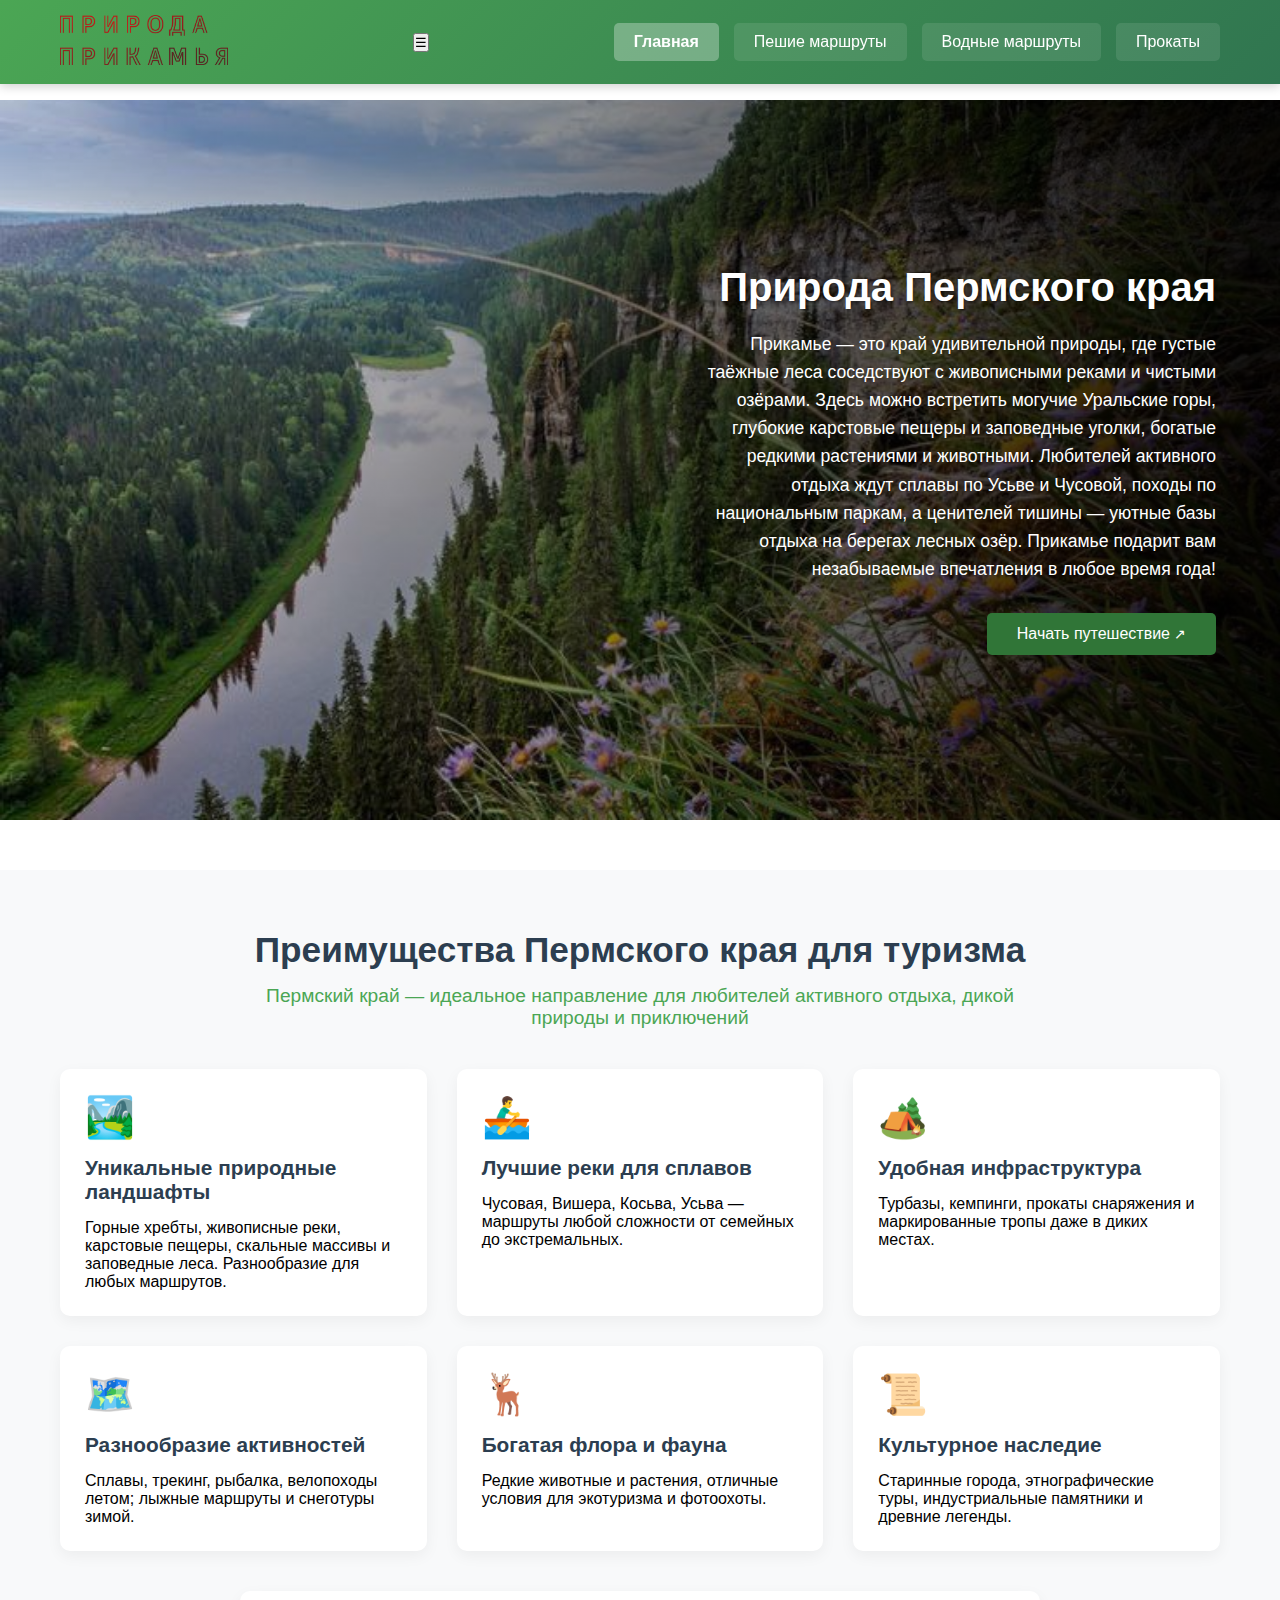
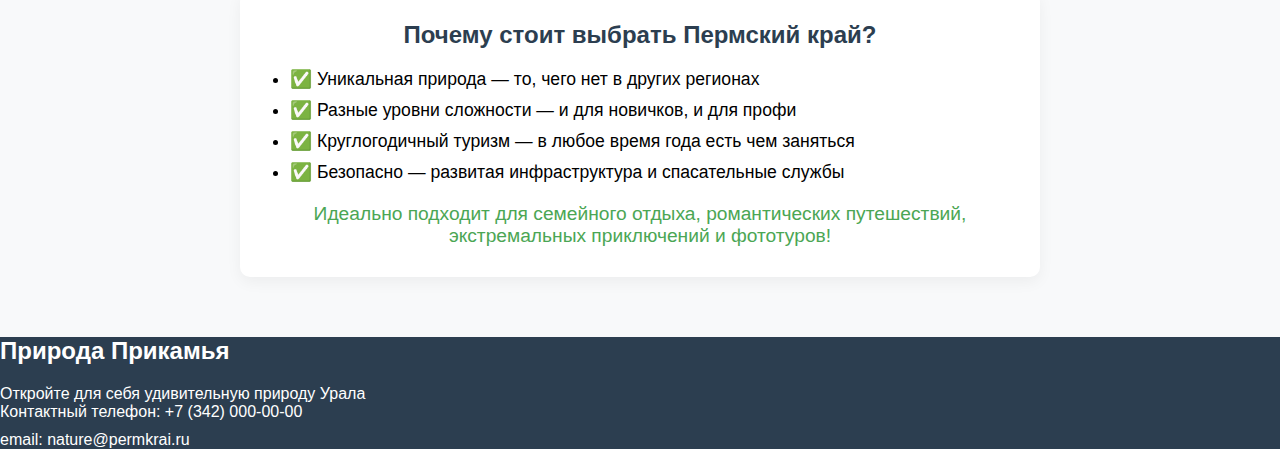
<file: index.html>
<!DOCTYPE html>
<html lang="ru">
<head>
    <meta charset="UTF-8">
    <meta name="viewport" content="width=device-width, initial-scale=1.0">
    <title>Природа Прикамья</title>
    <link rel="stylesheet" href="style.css">
	<link rel="manifest" href="/manifest.json">
	<meta name="theme-color" content="#2ecc71">
</head>
<body>
    <!-- Фиксированная шапка -->
    <header class="site-header">
        <div class="header-container">
            <div class="logo">
                <img src="img/лого.png" alt="Логотип компании">
            </div>
            <button class="menu-toggle">☰</button>
            <nav class="header-nav">
                <a href="index.html" class="nav-button active">Главная</a>
                <a href="hiking.html" class="nav-button">Пешие маршруты</a>
                <a href="water.html" class="nav-button">Водные маршруты</a>
                <a href="rental.html" class="nav-button">Прокаты</a>
            </nav>
        </div>
    </header>

    <!-- Основная часть с затемнённым фоном -->
    <main class="main-content">
        <section class="hero-section">
            <div class="hero-text">
                <h1>Природа Пермского края</h1>
                <p>Прикамье — это край удивительной природы, где густые таёжные леса соседствуют с живописными реками и чистыми озёрами. Здесь можно встретить могучие Уральские горы, глубокие карстовые пещеры и заповедные уголки, богатые редкими растениями и животными. Любителей активного отдыха ждут сплавы по Усьве и Чусовой, походы по национальным паркам, а ценителей тишины — уютные базы отдыха на берегах лесных озёр. Прикамье подарит вам незабываемые впечатления в любое время года!</p>
                <a href="hiking.html" class="cta-button">Начать путешествие</a>
            </div>
        </section>
        
        <!-- Блок преимуществ -->
        <section class="advantages-section">
            <div class="advantages-container">
                <h2>Преимущества Пермского края для туризма</h2>
                <p class="advantages-subtitle">Пермский край — идеальное направление для любителей активного отдыха, дикой природы и приключений</p>
                
                <div class="advantages-grid">
                    <!-- Преимущество 1 -->
                    <div class="advantage-card">
                        <div class="advantage-icon">🏞️</div>
                        <h3>Уникальные природные ландшафты</h3>
                        <p>Горные хребты, живописные реки, карстовые пещеры, скальные массивы и заповедные леса. Разнообразие для любых маршрутов.</p>
                    </div>
                    
                    <!-- Преимущество 2 -->
                    <div class="advantage-card">
                        <div class="advantage-icon">🚣‍♂️</div>
                        <h3>Лучшие реки для сплавов</h3>
                        <p>Чусовая, Вишера, Косьва, Усьва — маршруты любой сложности от семейных до экстремальных.</p>
                    </div>
                    
                    <!-- Преимущество 3 -->
                    <div class="advantage-card">
                        <div class="advantage-icon">🏕️</div>
                        <h3>Удобная инфраструктура</h3>
                        <p>Турбазы, кемпинги, прокаты снаряжения и маркированные тропы даже в диких местах.</p>
                    </div>
                    
                    <!-- Преимущество 4 -->
                    <div class="advantage-card">
                        <div class="advantage-icon">🗺️</div>
                        <h3>Разнообразие активностей</h3>
                        <p>Сплавы, трекинг, рыбалка, велопоходы летом; лыжные маршруты и снеготуры зимой.</p>
                    </div>
                    
                    <!-- Преимущество 5 -->
                    <div class="advantage-card">
                        <div class="advantage-icon">🦌</div>
                        <h3>Богатая флора и фауна</h3>
                        <p>Редкие животные и растения, отличные условия для экотуризма и фотоохоты.</p>
                    </div>
                    
                    <!-- Преимущество 6 -->
                    <div class="advantage-card">
                        <div class="advantage-icon">📜</div>
                        <h3>Культурное наследие</h3>
                        <p>Старинные города, этнографические туры, индустриальные памятники и древние легенды.</p>
                    </div>
                </div>
                
                <div class="advantages-summary">
                    <h3>Почему стоит выбрать Пермский край?</h3>
                    <ul>
                        <li>✅ Уникальная природа — то, чего нет в других регионах</li>
                        <li>✅ Разные уровни сложности — и для новичков, и для профи</li>
                        <li>✅ Круглогодичный туризм — в любое время года есть чем заняться</li>
                        <li>✅ Безопасно — развитая инфраструктура и спасательные службы</li>
                    </ul>
                    
                    <p class="advantages-conclusion">Идеально подходит для семейного отдыха, романтических путешествий, экстремальных приключений и фототуров!</p>
                </div>
            </div>
        </section>
    </main>

    <!-- Подвал -->
    <footer class="site-footer">
        <div class="footer-container">
            <div class="footer-info">
                <h3>Природа Прикамья</h3>
                <p>Откройте для себя удивительную природу Урала</p>
                <div class="footer-contacts">
                    <p>Контактный телефон: +7 (342) 000-00-00</p>
                    <p>email: nature@permkrai.ru</p>
                </div>
            </div>
        </div>
    </footer>

	<script>
    // Регистрация Service Worker
    if ('serviceWorker' in navigator) {
      window.addEventListener('load', function() {
        navigator.serviceWorker.register('/sv.js')
          .then(function(registration) {
            console.log('ServiceWorker зарегистрирован:', registration.scope);
          })
          .catch(function(err) {
            console.log('Ошибка регистрации ServiceWorker:', err);
          });
      });
    }

    document.querySelector('.menu-toggle')?.addEventListener('click', function() {
      document.querySelector('.header-nav').classList.toggle('active');
    });
	</script>
</body>
</html>
</file>
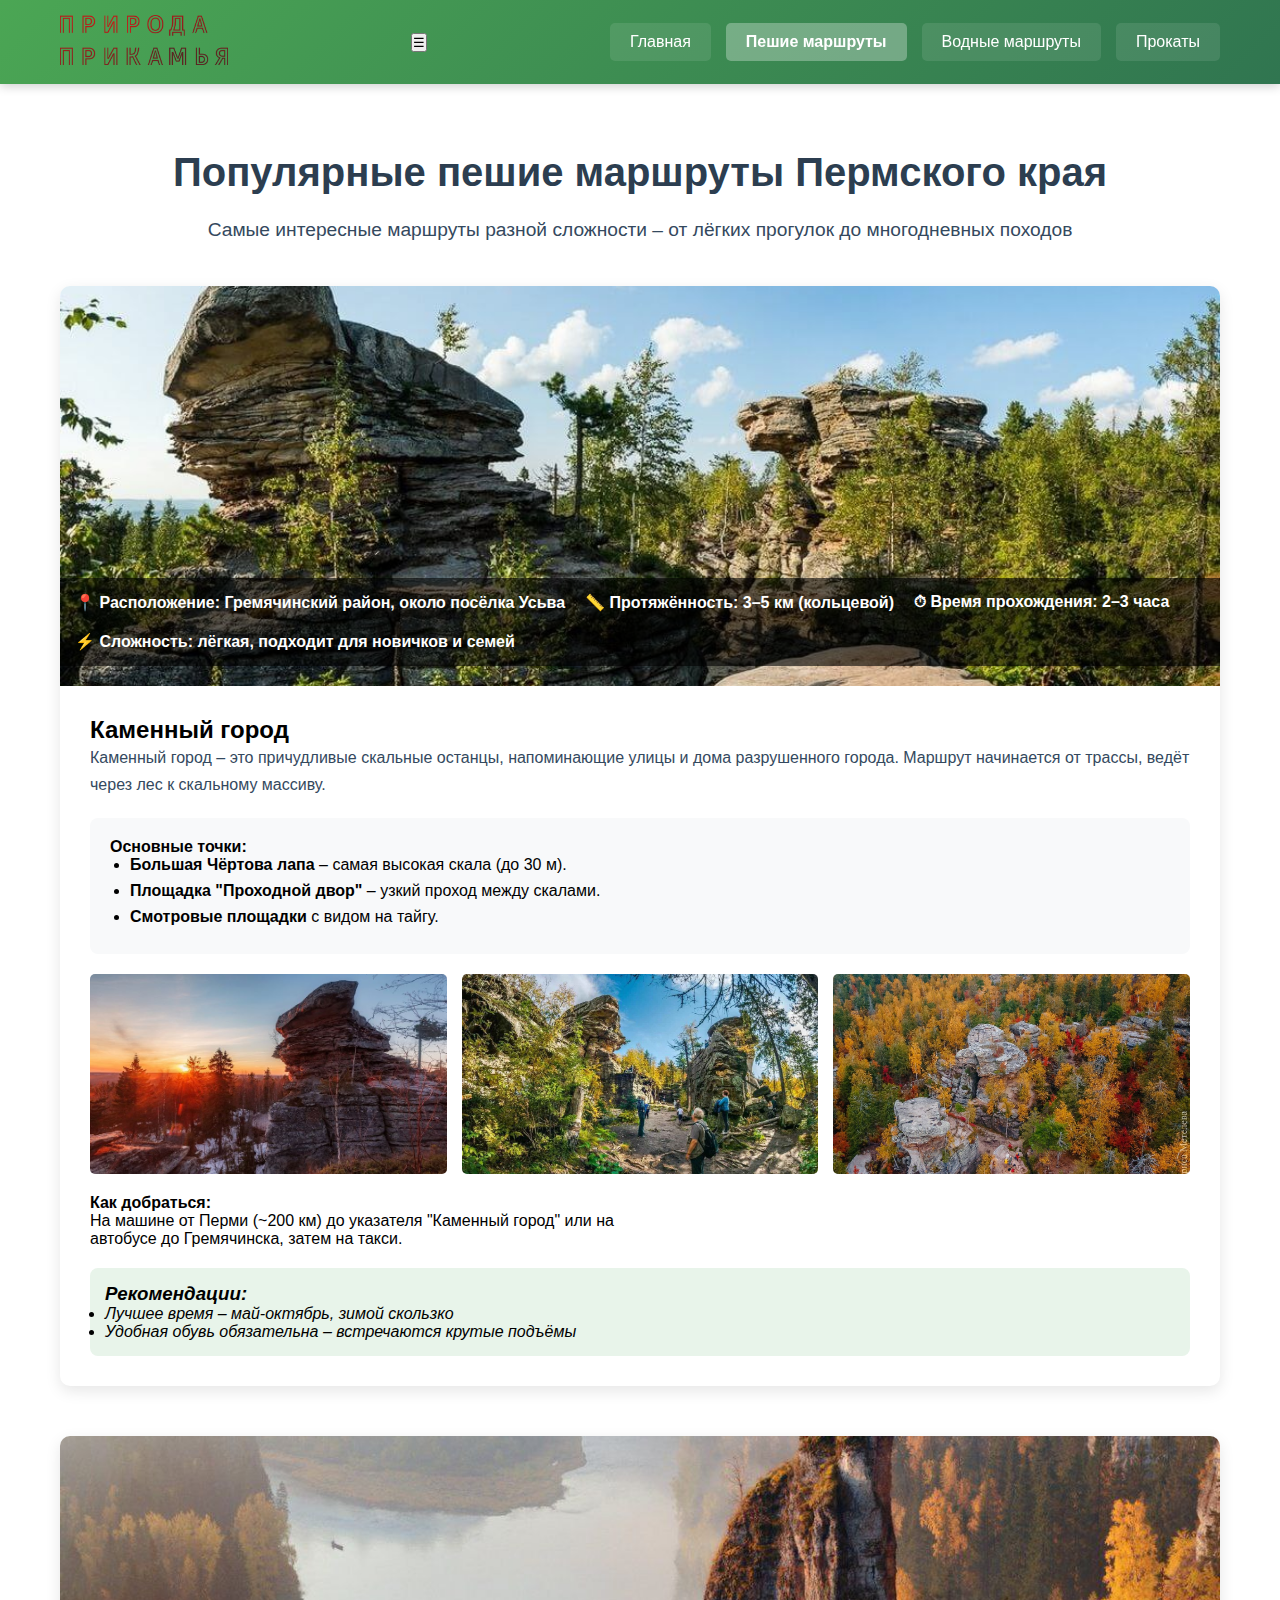
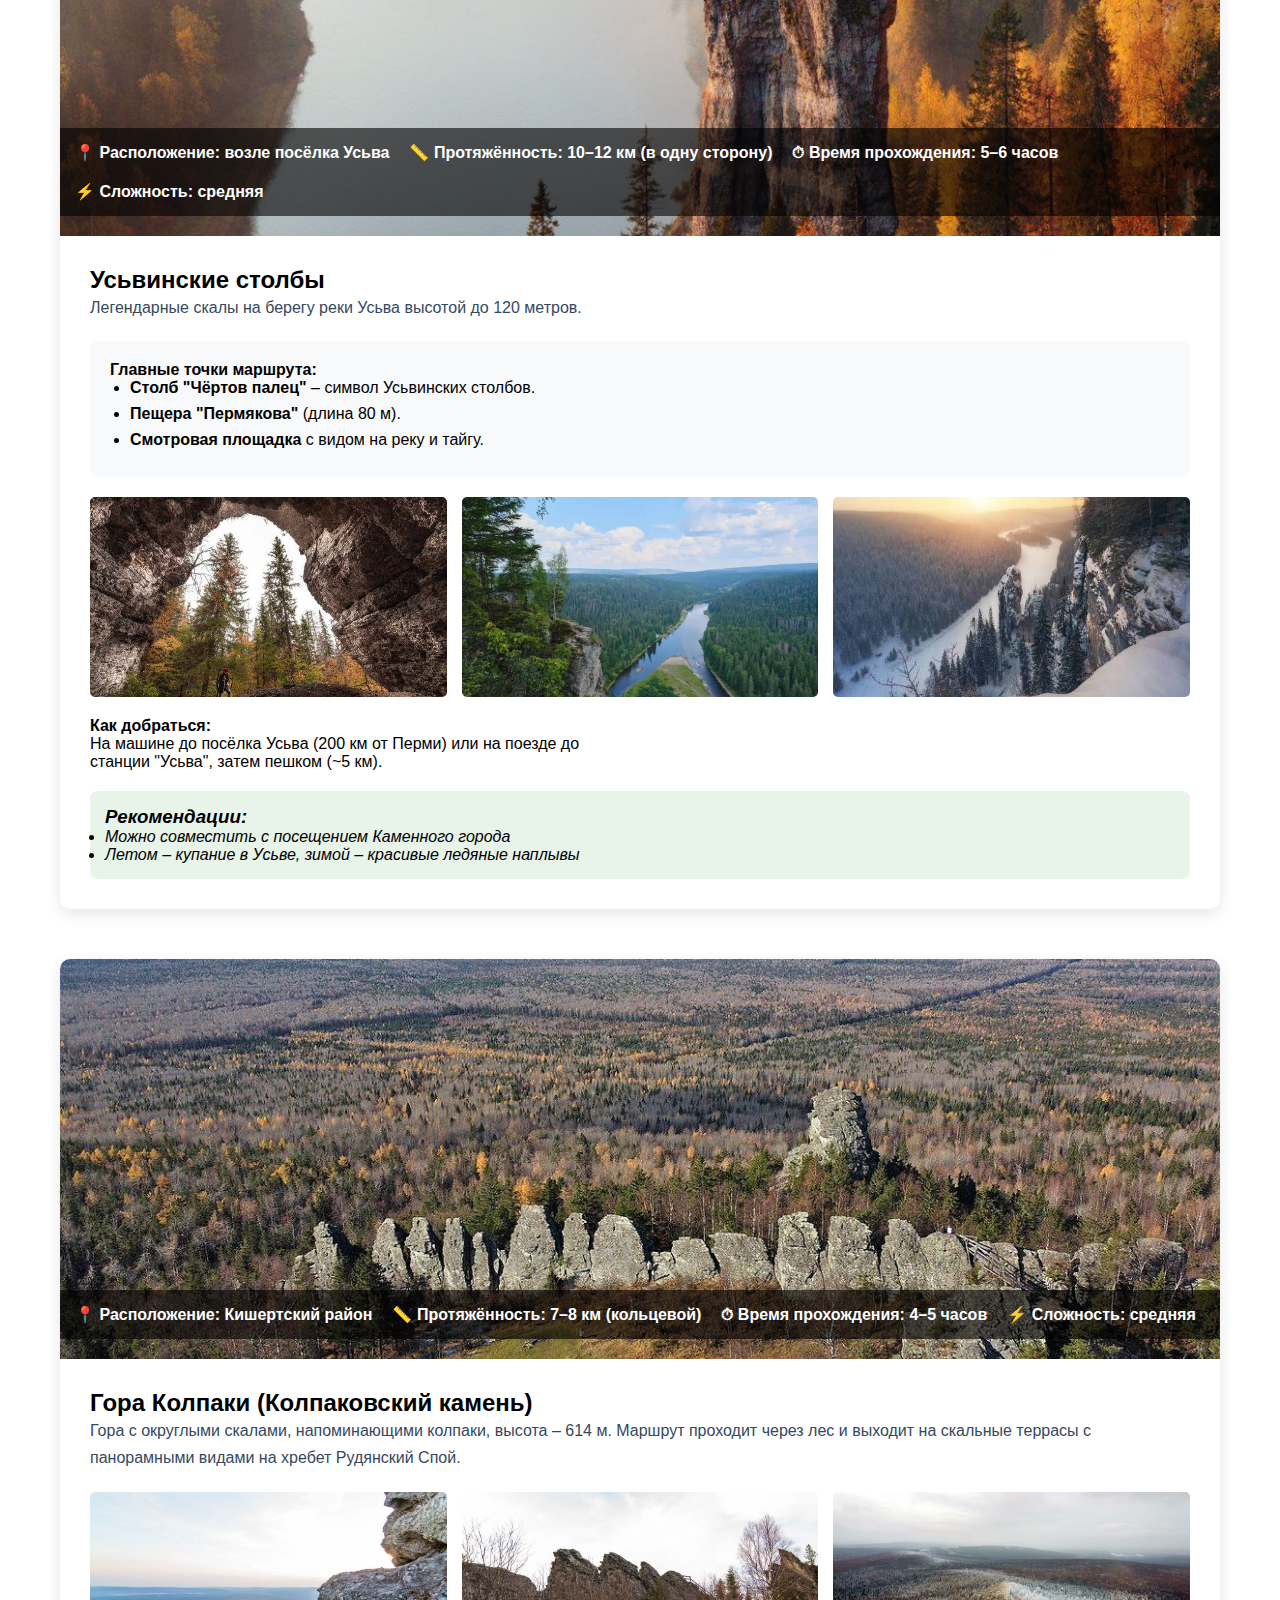
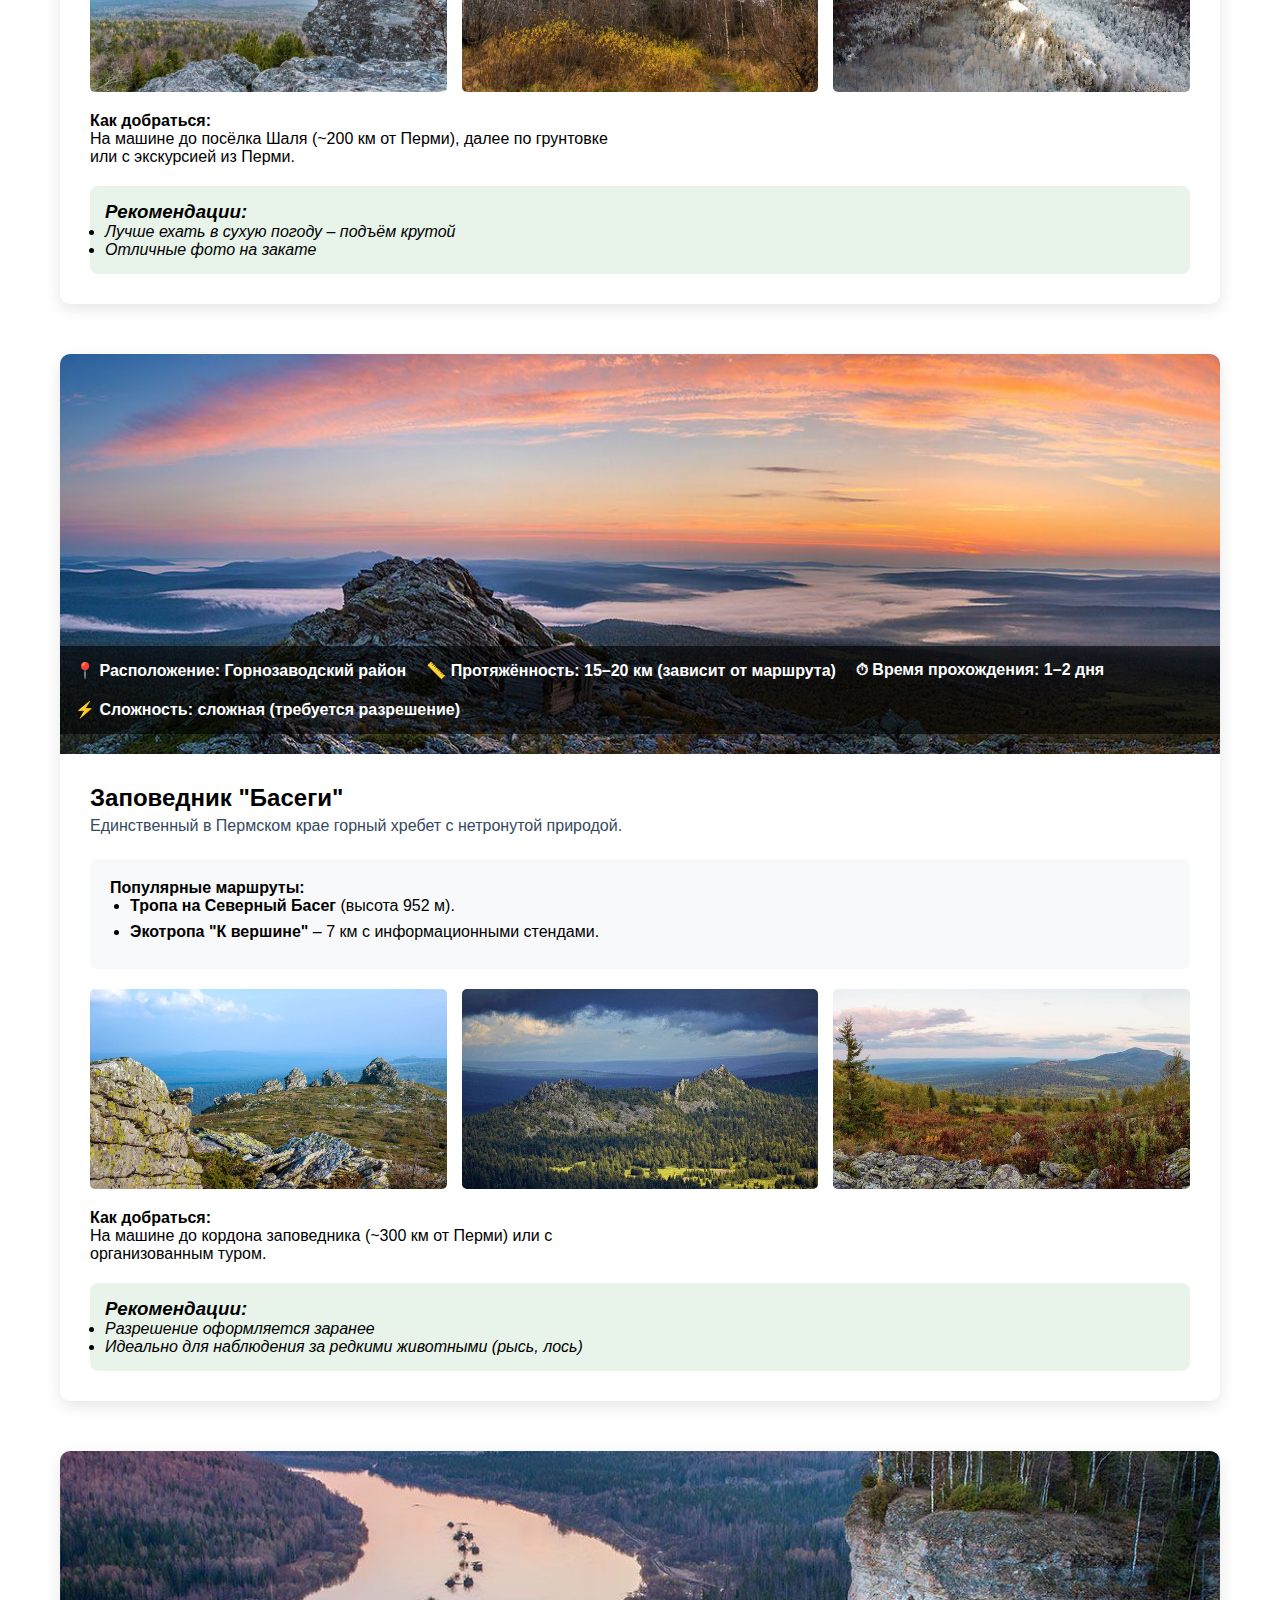
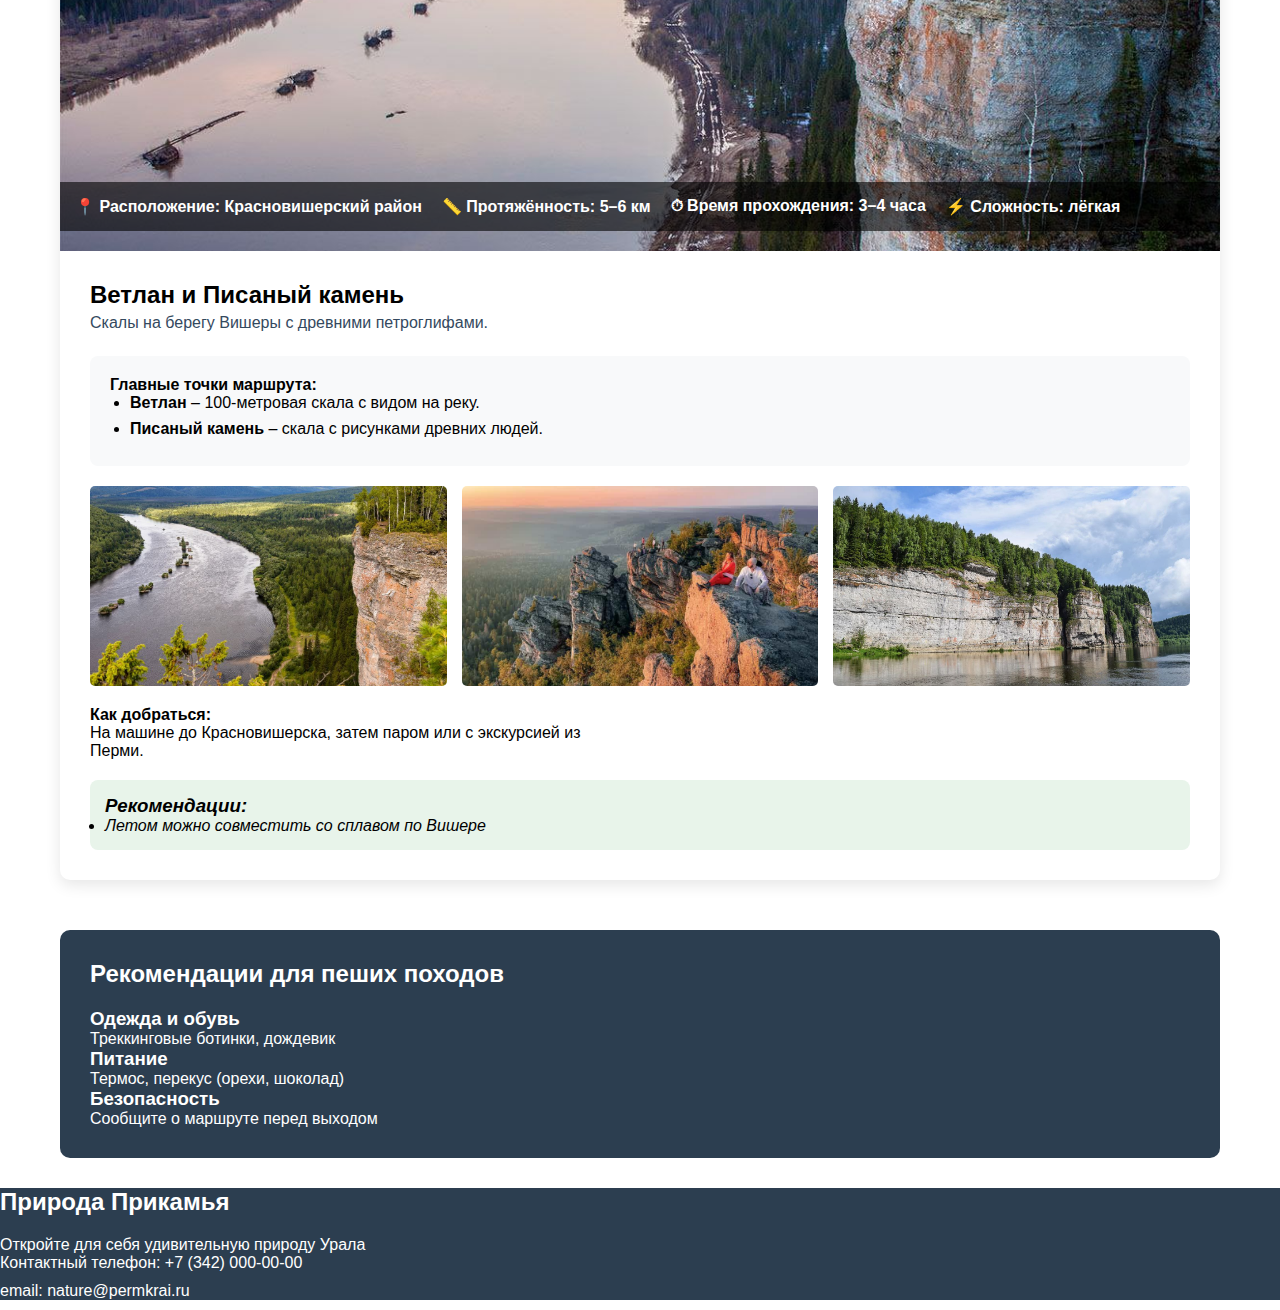
<file: hiking.html>
<!DOCTYPE html>
<html lang="ru">
<head>
    <meta charset="UTF-8">
    <meta name="viewport" content="width=device-width, initial-scale=1.0">
    <title>Пешие маршруты Пермского края</title>
    <link rel="stylesheet" href="style.css">
	<link rel="manifest" href="/manifest.json">
	<meta name="theme-color" content="#2ecc71">
</head>
<body>
    <!-- Фиксированная шапка -->
    <header class="site-header">
        <div class="header-container">
            <div class="logo">
                <img src="img/лого.png" alt="Логотип Пермского края">
            </div>
            <button class="menu-toggle">☰</button>
            <nav class="header-nav">
                <a href="index.html" class="nav-button">Главная</a>
                <a href="hiking.html" class="nav-button active">Пешие маршруты</a>
                <a href="water.html" class="nav-button">Водные маршруты</a>
                <a href="rental.html" class="nav-button">Прокаты</a>
            </nav>
        </div>
    </header>

    <!-- Основное содержимое -->
    <main class="main-content">
        <div class="water-container">
            <!-- Заголовок страницы -->
            <section class="hiking-header">
                <h1>Популярные пешие маршруты Пермского края</h1>
                <p class="subtitle">Самые интересные маршруты разной сложности – от лёгких прогулок до многодневных походов</p>
            </section>

            <!-- Маршрут 1 -->
            <article class="route-card">
                <div class="route-image-container">
                    <img src="img/каменный город 1.jpg" class="route-main-image">
                    <div class="route-meta">
                        <span>📍 Расположение: Гремячинский район, около посёлка Усьва</span>
                        <span>📏 Протяжённость: 3–5 км (кольцевой)</span>
                        <span>⏱ Время прохождения: 2–3 часа</span>
                        <span>⚡ Сложность: лёгкая, подходит для новичков и семей</span>
                    </div>
                </div>
                <div class="route-content">
                    <h2>Каменный город</h2>
                    <div class="route-description">
                        <p>Каменный город – это причудливые скальные останцы, напоминающие улицы и дома разрушенного города. Маршрут начинается от трассы, ведёт через лес к скальному массиву.</p>
                    </div>
                    <div class="route-highlights">
                        <p><strong>Основные точки:</strong></p>
                        <ul>
                            <li><strong>Большая Чёртова лапа</strong> – самая высокая скала (до 30 м).</li>
                            <li><strong>Площадка "Проходной двор"</strong> – узкий проход между скалами.</li>
                            <li><strong>Смотровые площадки</strong> с видом на тайгу.</li>
                        </ul>
                    </div>

                    <div class="photo-gallery">
                        <img src="img/каменный город 2.jpg">
                        <img src="img/каменный город 3.jpg">
                        <img src="img/каменный город 4.jpg">
                    </div>

                    <div class="route-details">
                        <div class="details-grid">
                            <div class="detail-item">
                                <h4>Как добраться:</h4>
                                <p>На машине от Перми (~200 км) до указателя "Каменный город" или на автобусе до Гремячинска, затем на такси.</p>
                            </div>
                        </div>
                        
                        <div class="route-tips">
                            <h3>Рекомендации:</h3>
                            <ul>
                                <li>Лучшее время – май-октябрь, зимой скользко</li>
                                <li>Удобная обувь обязательна – встречаются крутые подъёмы</li>
                            </ul>
                        </div>
                    </div>
                </div>
            </article>

            <!-- Маршрут 2 -->
            <article class="route-card">
                <div class="route-image-container">
                    <img src="img/усьвинские столбы 1.jpg" class="route-main-image">
                    <div class="route-meta">
						<span>📍 Расположение: возле посёлка Усьва</span>
						<span>📏 Протяжённость: 10–12 км (в одну сторону)</span>
						<span>⏱ Время прохождения: 5–6 часов</span>
						<span>⚡ Сложность: средняя</span>
                    </div>
                </div>
                <div class="route-content">
                    <h2>Усьвинские столбы</h2>
                    
                    <div class="route-description">
                    <p>Легендарные скалы на берегу реки Усьва высотой до 120 метров.</p>
                </div>
                <div class="route-highlights">
                    <p><strong>Главные точки маршрута:</strong></p>
                    <ul>
                        <li><strong>Столб "Чёртов палец"</strong> – символ Усьвинских столбов.</li>
                        <li><strong>Пещера "Пермякова"</strong> (длина 80 м).</li>
                        <li><strong>Смотровая площадка</strong> с видом на реку и тайгу.</li>
                    </ul>
                </div>

                    <div class="photo-gallery">
                        <img src="img/усьвинские столбы 2.jpg">
                        <img src="img/усьвинские столбы 3.jpg">
                        <img src="img/усьвинские столбы 4.jpg">
                    </div>

                    <div class="route-details">
                        <div class="details-grid">
                            
                            <div class="detail-item">
                                <h4>Как добраться:</h4>
                                <p>На машине до посёлка Усьва (200 км от Перми) или на поезде до станции "Усьва", затем пешком (~5 км).</p>
                            </div>
                        </div>
                        
                        <div class="route-tips">
                            <h3>Рекомендации:</h3>
                            <ul>
                                <li>Можно совместить с посещением Каменного города </li>
                                <li>Летом – купание в Усьве, зимой – красивые ледяные наплывы</li>
                            </ul>
                        </div>
                    </div>
                </div>
            </article>

            <!-- Маршрут 3 -->
            <article class="route-card">
                <div class="route-image-container">
                    <img src="img/колпаки 1.jpg" class="route-main-image">
                    <div class="route-meta">
						<span>📍 Расположение: Кишертский район</span>
						<span>📏 Протяжённость: 7–8 км (кольцевой)</span>
						<span>⏱ Время прохождения: 4–5 часов</span>
						<span>⚡ Сложность: средняя</span>
                    </div>
                </div>
                <div class="route-content">
                    <h2>Гора Колпаки (Колпаковский камень)</h2>
                    
                    <div class="route-description">
                        <p>Гора с округлыми скалами, напоминающими колпаки, высота – 614 м. Маршрут проходит через лес и выходит на скальные террасы с панорамными видами на хребет Рудянский Спой.</p>
                </div>

                    <div class="photo-gallery">
                        <img src="img/колпаки 2.jpg">
                        <img src="img/колпаки 3.jpg">
                        <img src="img/колпаки 4.jpg">
                    </div>

                    <div class="route-details">
                        <div class="details-grid">
                            
                            <div class="detail-item">
                                <h4>Как добраться:</h4>
                                <p>На машине до посёлка Шаля (~200 км от Перми), далее по грунтовке или с экскурсией из Перми.</p>
                            </div>
                        </div>
                        
                        <div class="route-tips">
                            <h3>Рекомендации:</h3>
                            <ul>
                                <li>Лучше ехать в сухую погоду – подъём крутой</li>
                                <li>Отличные фото на закате</li>
                            </ul>
                        </div>
                    </div>
                </div>
            </article>
			
			<!-- Маршрут 4 -->
            <article class="route-card">
                <div class="route-image-container">
                    <img src="img/басеги 1.jpg" class="route-main-image">
                    <div class="route-meta">
						<span>📍 Расположение: Горнозаводский район</span>
						<span>📏 Протяжённость: 15–20 км (зависит от маршрута)</span>
						<span>⏱ Время прохождения: 1–2 дня</span>
						<span>⚡ Сложность: сложная (требуется разрешение)</span>
					</div>
                </div>
                <div class="route-content">
                    <h2>Заповедник "Басеги"</h2>
                    
                    <div class="route-description">
                    <p>Единственный в Пермском крае горный хребет с нетронутой природой.</p>
                </div>
                <div class="route-highlights">
                    <p><strong>Популярные маршруты:</strong></p>
                    <ul>
                        <li><strong>Тропа на Северный Басег</strong> (высота 952 м).</li>
                        <li><strong>Экотропа "К вершине"</strong> – 7 км с информационными стендами.</li>
                    </ul>
                </div>

                    <div class="photo-gallery">
                        <img src="img/басеги 2.jpg">
                        <img src="img/басеги 3.jpg">
                        <img src="img/басеги 4.jpg">
                    </div>

                    <div class="route-details">
                        <div class="details-grid">
                            
                            <div class="detail-item">
                                <h4>Как добраться:</h4>
                                <p>На машине до кордона заповедника (~300 км от Перми) или с организованным туром.</p>
                            </div>
                        </div>
                        
                        <div class="route-tips">
                            <h3>Рекомендации:</h3>
                            <ul>
                                <li>Разрешение оформляется заранее</li>
                                <li>Идеально для наблюдения за редкими животными (рысь, лось)</li>
                            </ul>
                        </div>
                    </div>
                </div>
            </article>
			
			<!-- Маршрут 5 -->
            <article class="route-card">
                <div class="route-image-container">
                    <img src="img/полюд 1.jpg" class="route-main-image">
                    <div class="route-meta">
						<span>📍 Расположение: Красновишерский район</span>
						<span>📏 Протяжённость: 5–6 км</span>
						<span>⏱ Время прохождения: 3–4 часа</span>
						<span>⚡ Сложность: лёгкая</span>
                    </div>
                </div>
                <div class="route-content">
                    <h2>Ветлан и Писаный камень</h2>
                    
                    <div class="route-description">
                    <p>Скалы на берегу Вишеры с древними петроглифами.</p>
                </div>
                <div class="route-highlights">
                    <p><strong>Главные точки маршрута:</strong></p>
                    <ul>
                        <li><strong>Ветлан</strong> – 100-метровая скала с видом на реку.</li>
                        <li><strong>Писаный камень</strong> – скала с рисунками древних людей.</li>
                    </ul>
                </div>

                    <div class="photo-gallery">
                        <img src="img/полюд 2.jpg">
                        <img src="img/полюд 3.jpg">
                        <img src="img/полюд 4.jpg">
                    </div>

                    <div class="route-details">
                        <div class="details-grid">
                            
                            <div class="detail-item">
                                <h4>Как добраться:</h4>
                                <p>На машине до Красновишерска, затем паром или с экскурсией из Перми.</p>
                            </div>
                        </div>
                        
                        <div class="route-tips">
                            <h3>Рекомендации:</h3>
                            <ul>
                                <li>Летом можно совместить со сплавом по Вишере</li>
                            </ul>
                        </div>
                    </div>
                </div>
            </article>

            <!-- Рекомендации -->
            <section class="recommendations">
                <h2>Рекомендации для пеших походов</h2>
                <div class="recommendation-grid">
                    <div class="recommendation-item">
                        <i class="icon equipment"></i>
                        <h3>Одежда и обувь</h3>
                        <p>Треккинговые ботинки, дождевик</p>
                    </div>
                    <div class="recommendation-item">
                        <i class="icon food"></i>
                        <h3>Питание</h3>
                        <p>Термос, перекус (орехи, шоколад)</p>
                    </div>
                    <div class="recommendation-item">
                        <i class="icon safety"></i>
                        <h3>Безопасность</h3>
                        <p>Сообщите о маршруте перед выходом</p>
                    </div>
                </div>
            </section>
        </div>
    </main>

    <!-- Подвал -->
    <footer class="site-footer">
        <div class="footer-container">
            <div class="footer-info">
                <h3>Природа Прикамья</h3>
                <p>Откройте для себя удивительную природу Урала</p>
                <div class="footer-contacts">
                    <p>Контактный телефон: +7 (342) 000-00-00</p>
                    <p>email: nature@permkrai.ru</p>
                </div>
            </div>
        </div>
    </footer>

	<script>
    // Регистрация Service Worker
    if ('serviceWorker' in navigator) {
      window.addEventListener('load', function() {
        navigator.serviceWorker.register('/sv.js')
          .then(function(registration) {
            console.log('ServiceWorker зарегистрирован:', registration.scope);
          })
          .catch(function(err) {
            console.log('Ошибка регистрации ServiceWorker:', err);
          });
      });
    }

    document.querySelector('.menu-toggle')?.addEventListener('click', function() {
      document.querySelector('.header-nav').classList.toggle('active');
    });
	</script>
</body>
</html>
</file>
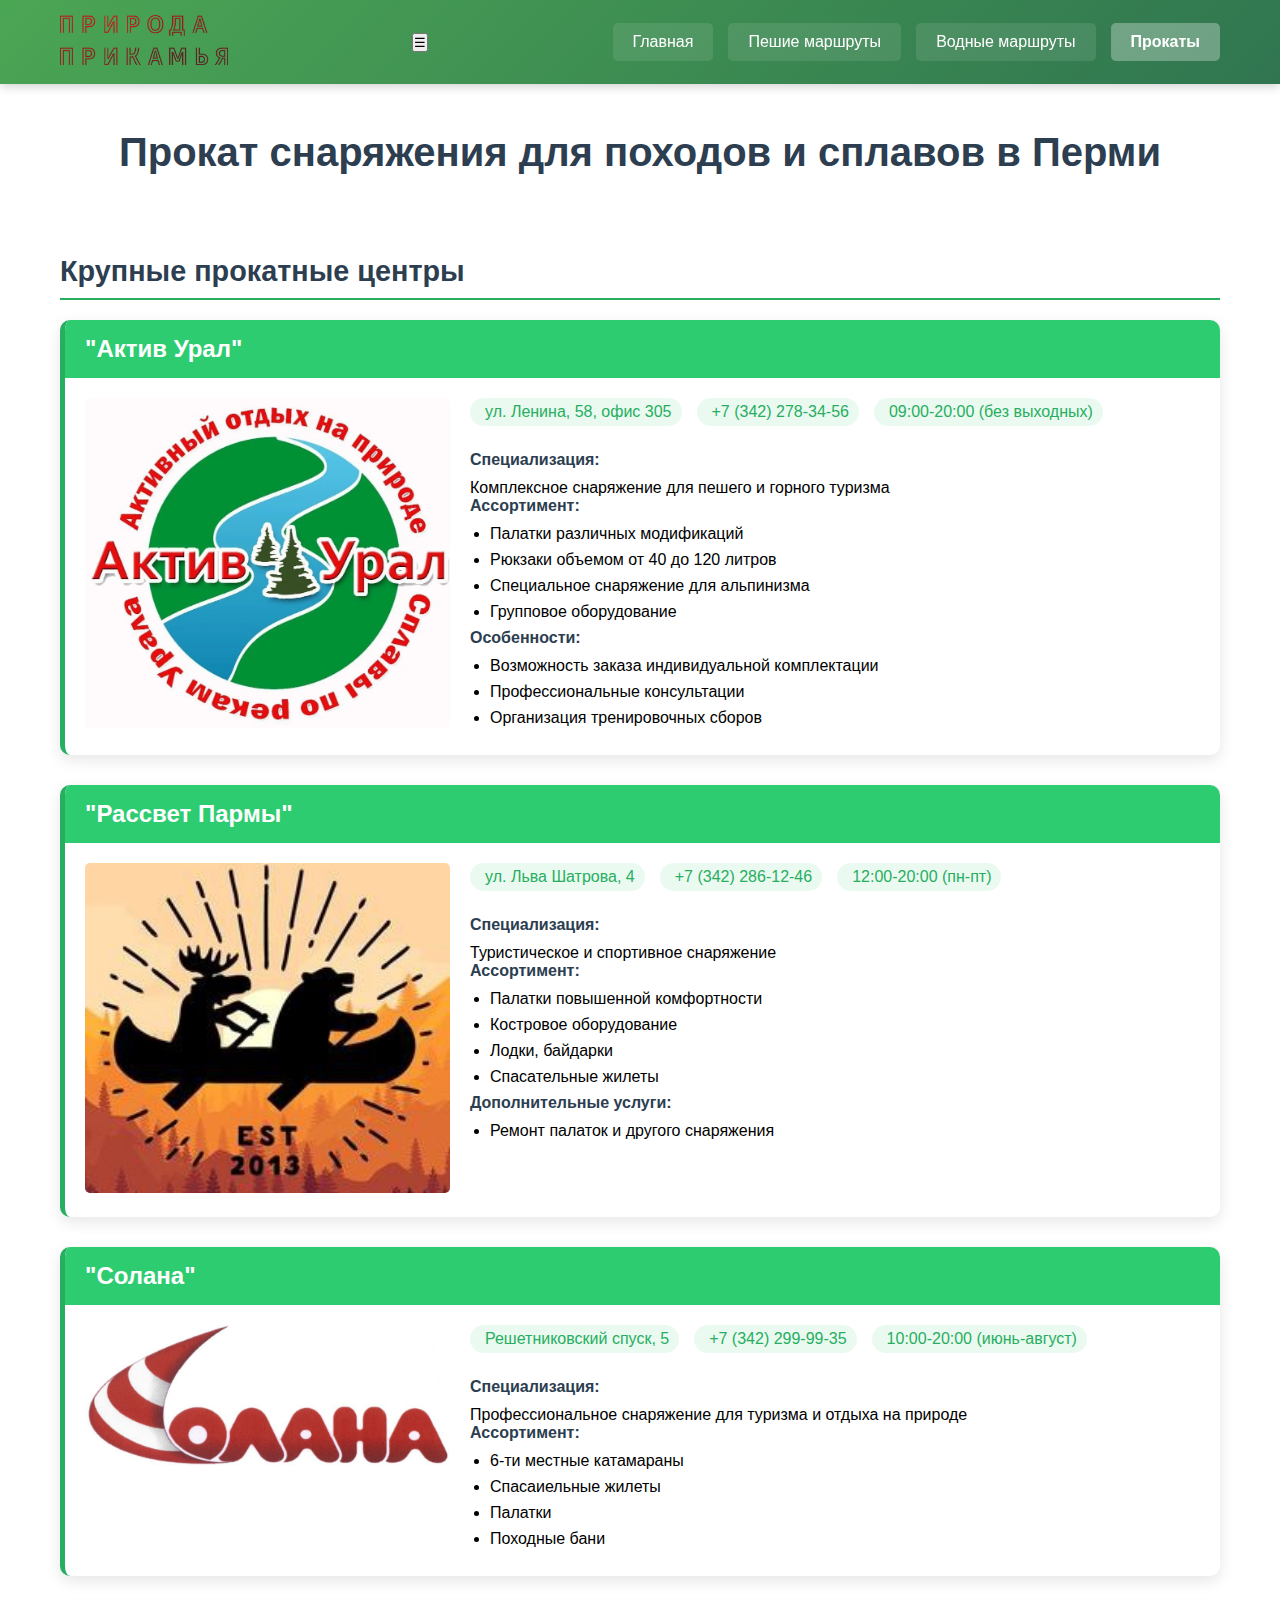
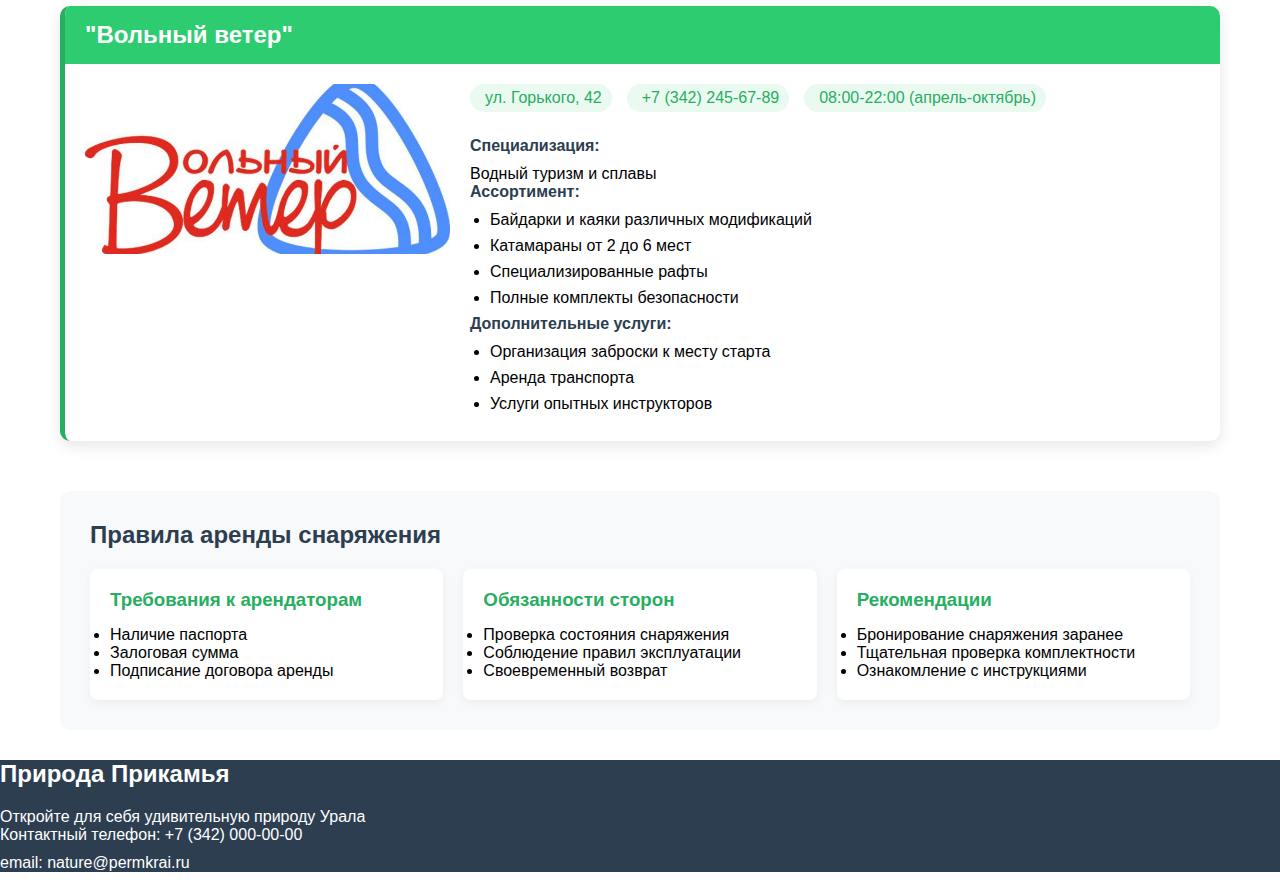
<file: rental.html>
<!DOCTYPE html>
<html lang="ru">
<head>
    <meta charset="UTF-8">
    <meta name="viewport" content="width=device-width, initial-scale=1.0">
    <title>Прокат снаряжения в Перми</title>
    <link rel="stylesheet" href="style.css">
	<link rel="manifest" href="/manifest.json">
	<meta name="theme-color" content="#2ecc71">
</head>
<body>
    <!-- Фиксированная шапка -->
    <header class="site-header">
        <div class="header-container">
            <div class="logo">
                <img src="img/лого.png" alt="Логотип Пермского края">
            </div>
            <button class="menu-toggle">☰</button>
            <nav class="header-nav">
                <a href="index.html" class="nav-button">Главная</a>
                <a href="hiking.html" class="nav-button">Пешие маршруты</a>
                <a href="water.html" class="nav-button">Водные маршруты</a>
                <a href="rental.html" class="nav-button active">Прокаты</a>
            </nav>
        </div>
    </header>

    <!-- Основное содержимое -->
    <main class="main-content">
        <div class="rental-container">
            <!-- Заголовок страницы -->
            <section class="page-header">
                <h1>Прокат снаряжения для походов и сплавов в Перми</h1>
            </section>

            <!-- Крупные прокатные центры -->
            <section class="rental-section">
                <h2>Крупные прокатные центры</h2>

                <!-- Прокат 1 -->
                <article class="rental-card">
                    <div class="rental-card-header">
                        <h3>"Актив Урал"</h3>
                    </div>
                    <div class="rental-card-content">
                        <div>
                            <img src="img/актив урал.jpg" alt="Турклуб Урал-Актив" class="rental-image1">
                        </div>
                        <div class="rental-info">
                            <div class="rental-meta">
                                <span class="meta-item"><i class="icon location"></i> ул. Ленина, 58, офис 305</span>
                                <span class="meta-item"><i class="icon phone"></i> +7 (342) 278-34-56</span>
                                <span class="meta-item"><i class="icon time"></i> 09:00-20:00 (без выходных)</span>
                            </div>
                            
                            <div class="rental-features">
                                <h4>Специализация:</h4>
                                <p>Комплексное снаряжение для пешего и горного туризма</p>
                                
                                <h4>Ассортимент:</h4>
                                <ul>
                                    <li>Палатки различных модификаций</li>
                                    <li>Рюкзаки объемом от 40 до 120 литров</li>
                                    <li>Специальное снаряжение для альпинизма</li>
                                    <li>Групповое оборудование</li>
                                </ul>
                                
                                <h4>Особенности:</h4>
                                <ul>
                                    <li>Возможность заказа индивидуальной комплектации</li>
                                    <li>Профессиональные консультации</li>
                                    <li>Организация тренировочных сборов</li>
                                </ul>
                            </div>
                        </div>
                    </div>
                </article>
				
				<!-- Прокат 2 -->
                <article class="rental-card">
                    <div class="rental-card-header">
                        <h3>"Рассвет Пармы"</h3>
                    </div>
                    <div class="rental-card-content">
                        <div>
                            <img src="img/рассвет пармы.jpg" alt="Экспедиция-Снаряжение" class="rental-image1">
                        </div>
                        <div class="rental-info">
                            <div class="rental-meta">
                                <span class="meta-item"><i class="icon location"></i> ул. Льва Шатрова, 4</span>
                                <span class="meta-item"><i class="icon phone"></i> +7 (342) 286-12-46</span>
                                <span class="meta-item"><i class="icon time"></i> 12:00-20:00 (пн-пт)</span>
                            </div>
                            
                            <div class="rental-features">
                                <h4>Специализация:</h4>
                                <p>Туристическое и спортивное снаряжение</p>
                                
                                <h4>Ассортимент:</h4>
                                <ul>
                                    <li>Палатки повышенной комфортности</li>
                                    <li>Костровое оборудование</li>
                                    <li>Лодки, байдарки</li>
                                    <li>Спасательные жилеты</li>
                                </ul>
								<h4>Дополнительные услуги:</h4>
                                <ul>
                                    <li>Ремонт палаток и другого снаряжения</li>
                                </ul>
                            </div>
                        </div>
                    </div>
                </article>

                <!-- Прокат 3 -->
                <article class="rental-card">
                    <div class="rental-card-header">
                        <h3>"Солана"</h3>
                    </div>
                    <div class="rental-card-content">
                        <div>
                            <img src="img/солана.jpg" alt="Сплав-Техника" class="rental-image2">
                        </div>
                        <div class="rental-info">
                            <div class="rental-meta">
                                <span class="meta-item"><i class="icon location"></i> Решетниковский спуск, 5</span>
                                <span class="meta-item"><i class="icon phone"></i> +7 (342) 299-99-35</span>
                                <span class="meta-item"><i class="icon time"></i> 10:00-20:00 (июнь-август)</span>
                            </div>
                            
                            <div class="rental-features">
                                <h4>Специализация:</h4>
                                <p>Профессиональное снаряжение для туризма и отдыха на природе</p>
                                
                                <h4>Ассортимент:</h4>
                                <ul>
                                    <li>6-ти местные катамараны</li>
                                    <li>Спасаиельные жилеты</li>
                                    <li>Палатки</li>
                                    <li>Походные бани</li>
                                </ul>
                            </div>
                        </div>
                    </div>
                </article>

                <!-- Прокат 4 -->
                <article class="rental-card">
                    <div class="rental-card-header">
                        <h3>"Вольный ветер"</h3>
                    </div>
                    <div class="rental-card-content">
                        <div>
                            <img src="img/вольный ветер.jpg" alt="Центр проката Вольный ветер" class="rental-image2">
                        </div>
                        <div class="rental-info">
                            <div class="rental-meta">
                                <span class="meta-item"><i class="icon location"></i> ул. Горького, 42</span>
                                <span class="meta-item"><i class="icon phone"></i> +7 (342) 245-67-89</span>
                                <span class="meta-item"><i class="icon time"></i> 08:00-22:00 (апрель-октябрь)</span>
                            </div>
                            
                            <div class="rental-features">
                                <h4>Специализация:</h4>
                                <p>Водный туризм и сплавы</p>
                                
                                <h4>Ассортимент:</h4>
                                <ul>
                                    <li>Байдарки и каяки различных модификаций</li>
                                    <li>Катамараны от 2 до 6 мест</li>
                                    <li>Специализированные рафты</li>
                                    <li>Полные комплекты безопасности</li>
                                </ul>
                                
                                <h4>Дополнительные услуги:</h4>
                                <ul>
                                    <li>Организация заброски к месту старта</li>
                                    <li>Аренда транспорта</li>
                                    <li>Услуги опытных инструкторов</li>
                                </ul>
                            </div>
                        </div>
                    </div>
                </article>
            </section>

            <!-- Правила аренды -->
            <section class="rules-section">
                <h2>Правила аренды снаряжения</h2>
                <div class="rules-grid">
                    <div class="rules-item">
                        <h3>Требования к арендаторам</h3>
                        <ul>
                            <li>Наличие паспорта</li>
                            <li>Залоговая сумма</li>
                            <li>Подписание договора аренды</li>
                        </ul>
                    </div>
                    <div class="rules-item">
                        <h3>Обязанности сторон</h3>
                        <ul>
                            <li>Проверка состояния снаряжения</li>
                            <li>Соблюдение правил эксплуатации</li>
                            <li>Своевременный возврат</li>
                        </ul>
                    </div>
                    <div class="rules-item">
                        <h3>Рекомендации</h3>
                        <ul>
                            <li>Бронирование снаряжения заранее</li>
                            <li>Тщательная проверка комплектности</li>
                            <li>Ознакомление с инструкциями</li>
                        </ul>
                    </div>
                </div>
            </section>
        </div>
    </main>

    <!-- Подвал -->
    <footer class="site-footer">
        <div class="footer-container">
            <div class="footer-info">
                <h3>Природа Прикамья</h3>
                <p>Откройте для себя удивительную природу Урала</p>
                <div class="footer-contacts">
                    <p>Контактный телефон: +7 (342) 000-00-00</p>
                    <p>email: nature@permkrai.ru</p>
                </div>
            </div>
        </div>
    </footer>

	<script>
    // Регистрация Service Worker
    if ('serviceWorker' in navigator) {
      window.addEventListener('load', function() {
        navigator.serviceWorker.register('/sv.js')
          .then(function(registration) {
            console.log('ServiceWorker зарегистрирован:', registration.scope);
          })
          .catch(function(err) {
            console.log('Ошибка регистрации ServiceWorker:', err);
          });
      });
    }

    document.querySelector('.menu-toggle')?.addEventListener('click', function() {
      document.querySelector('.header-nav').classList.toggle('active');
    });
	</script>
</body>
</html>
</file>
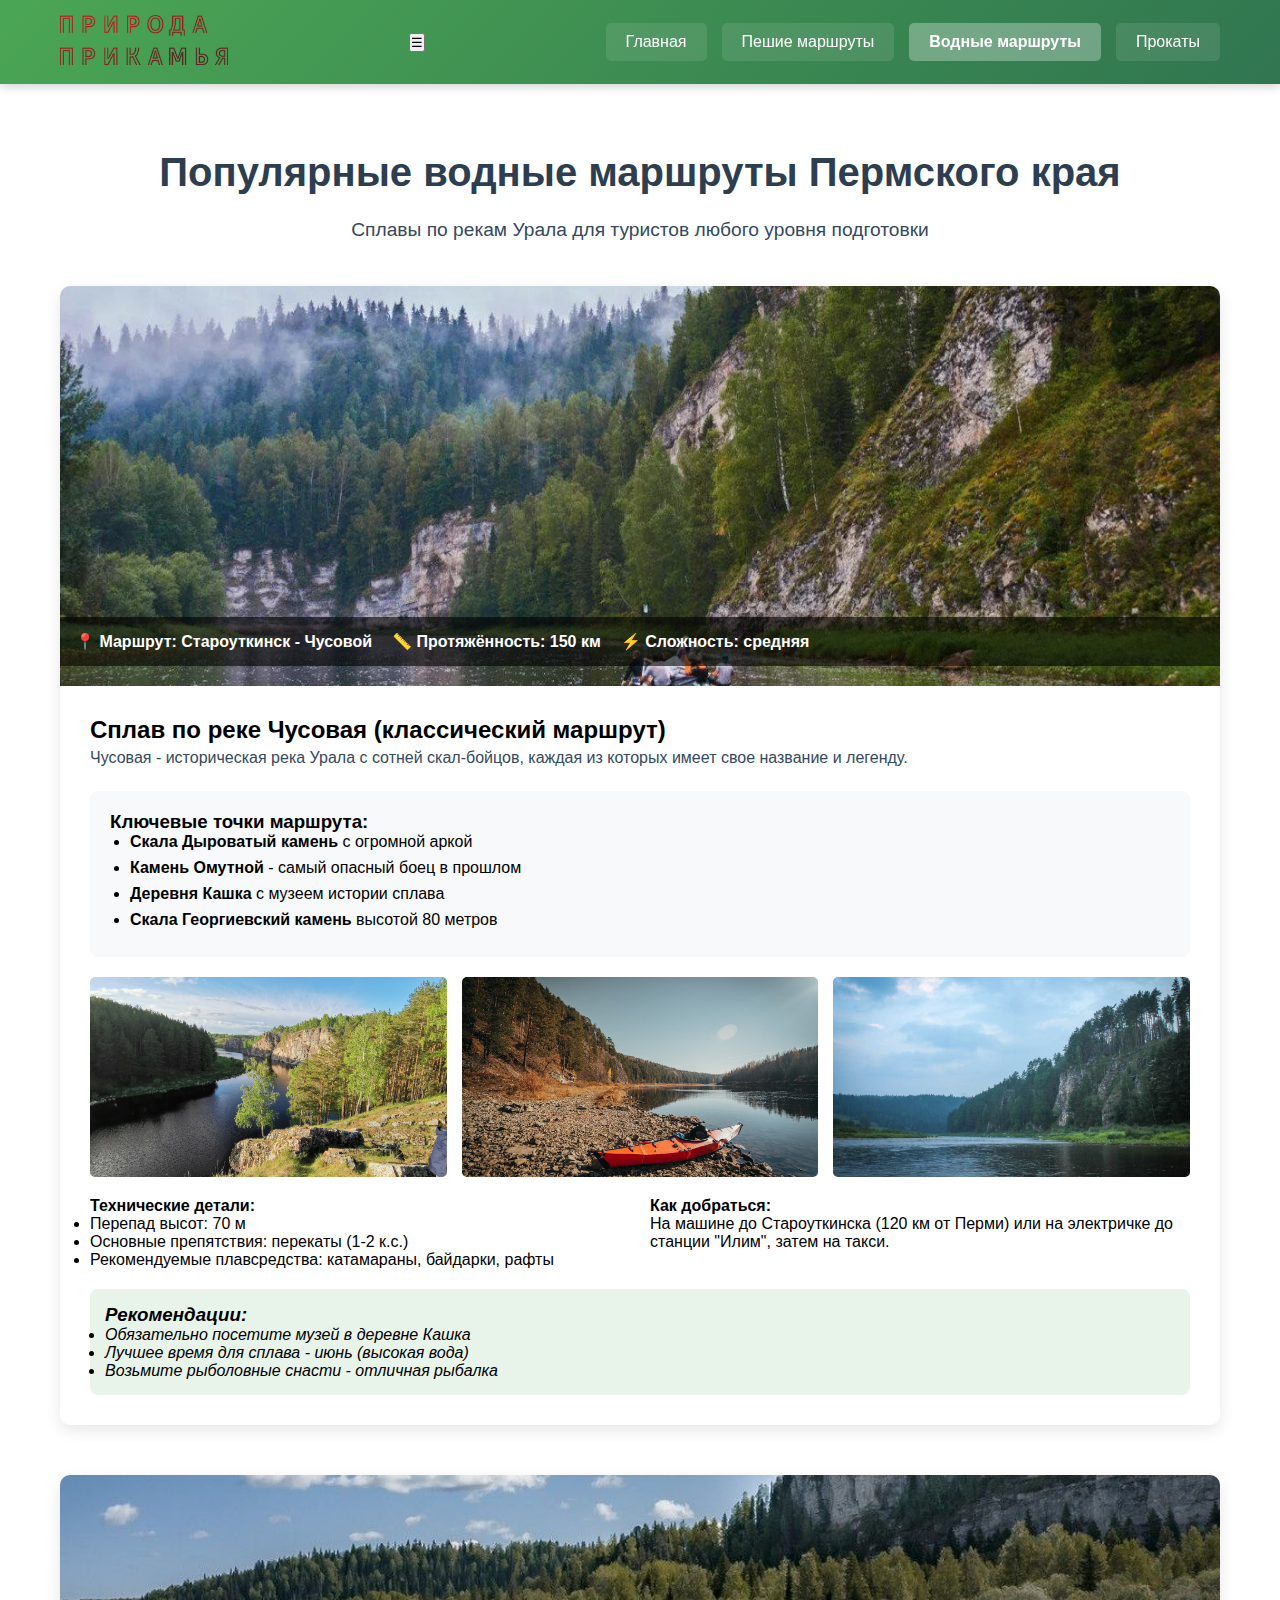
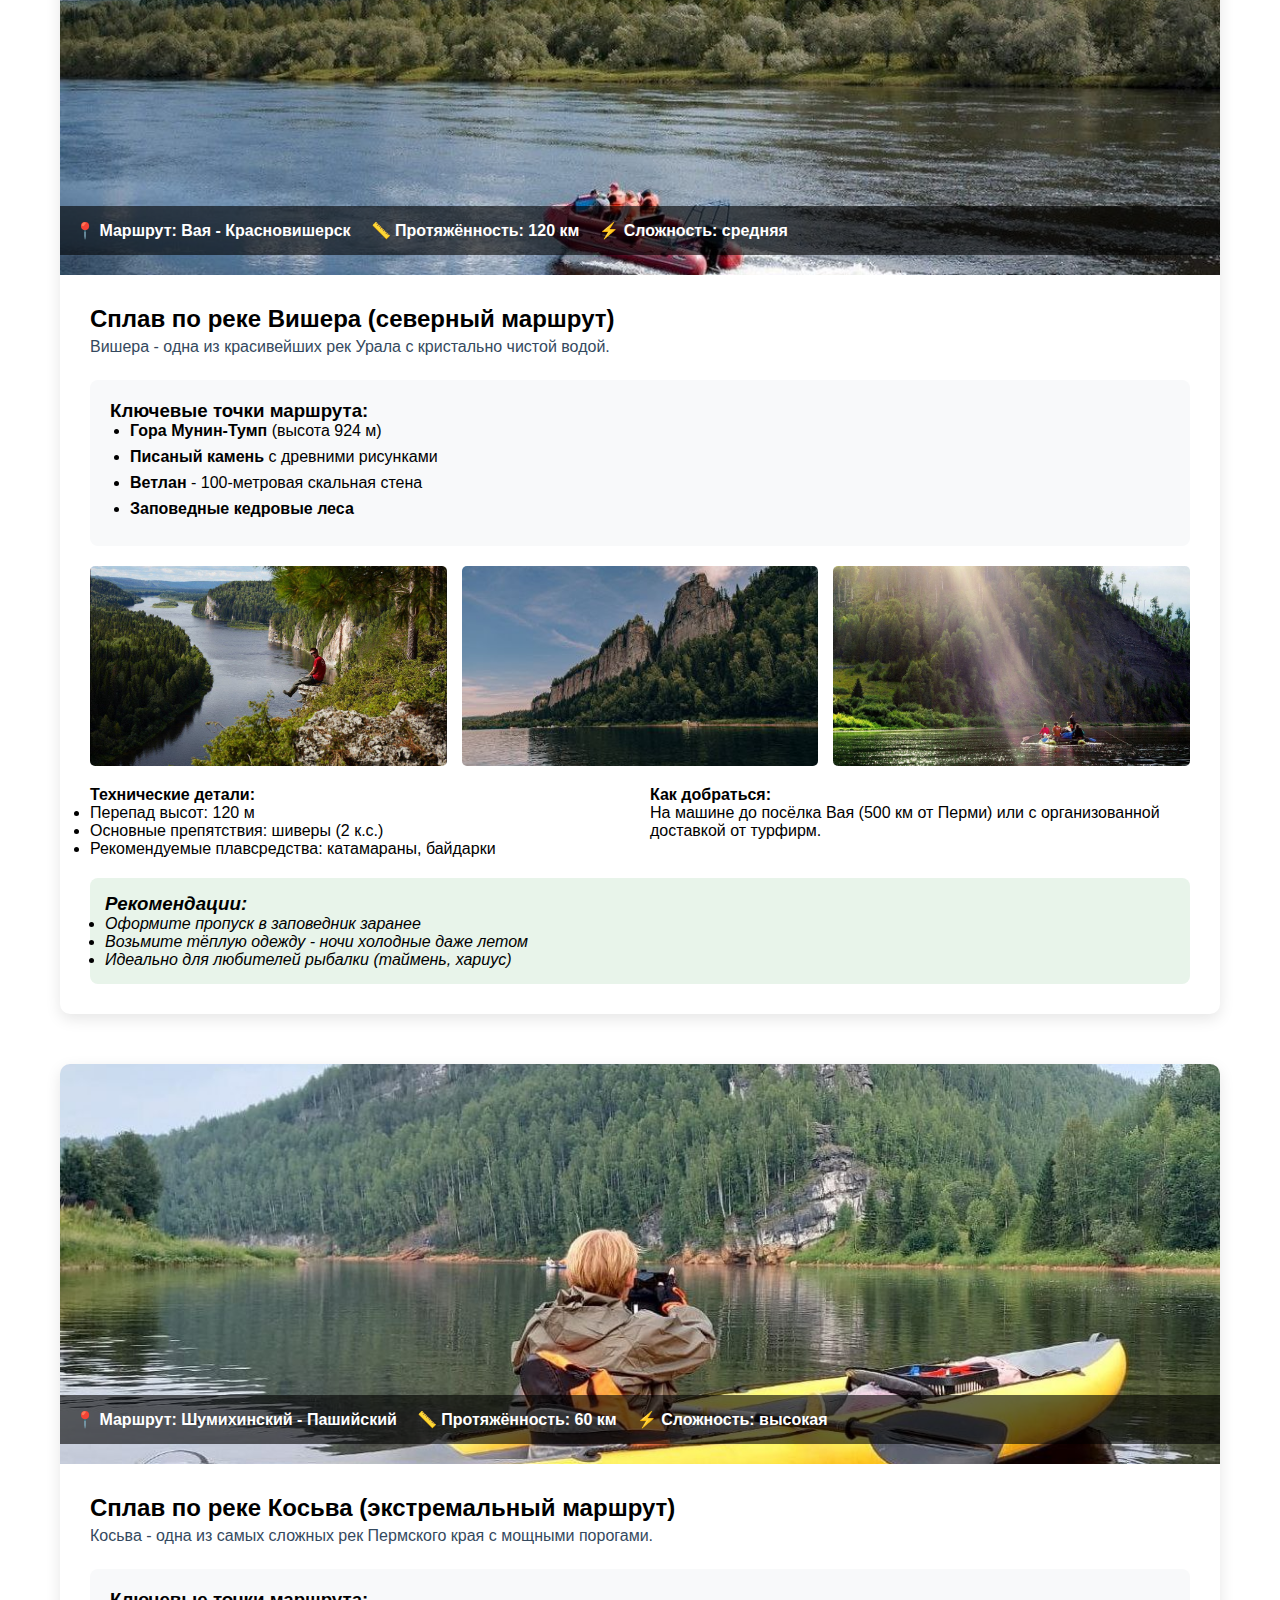
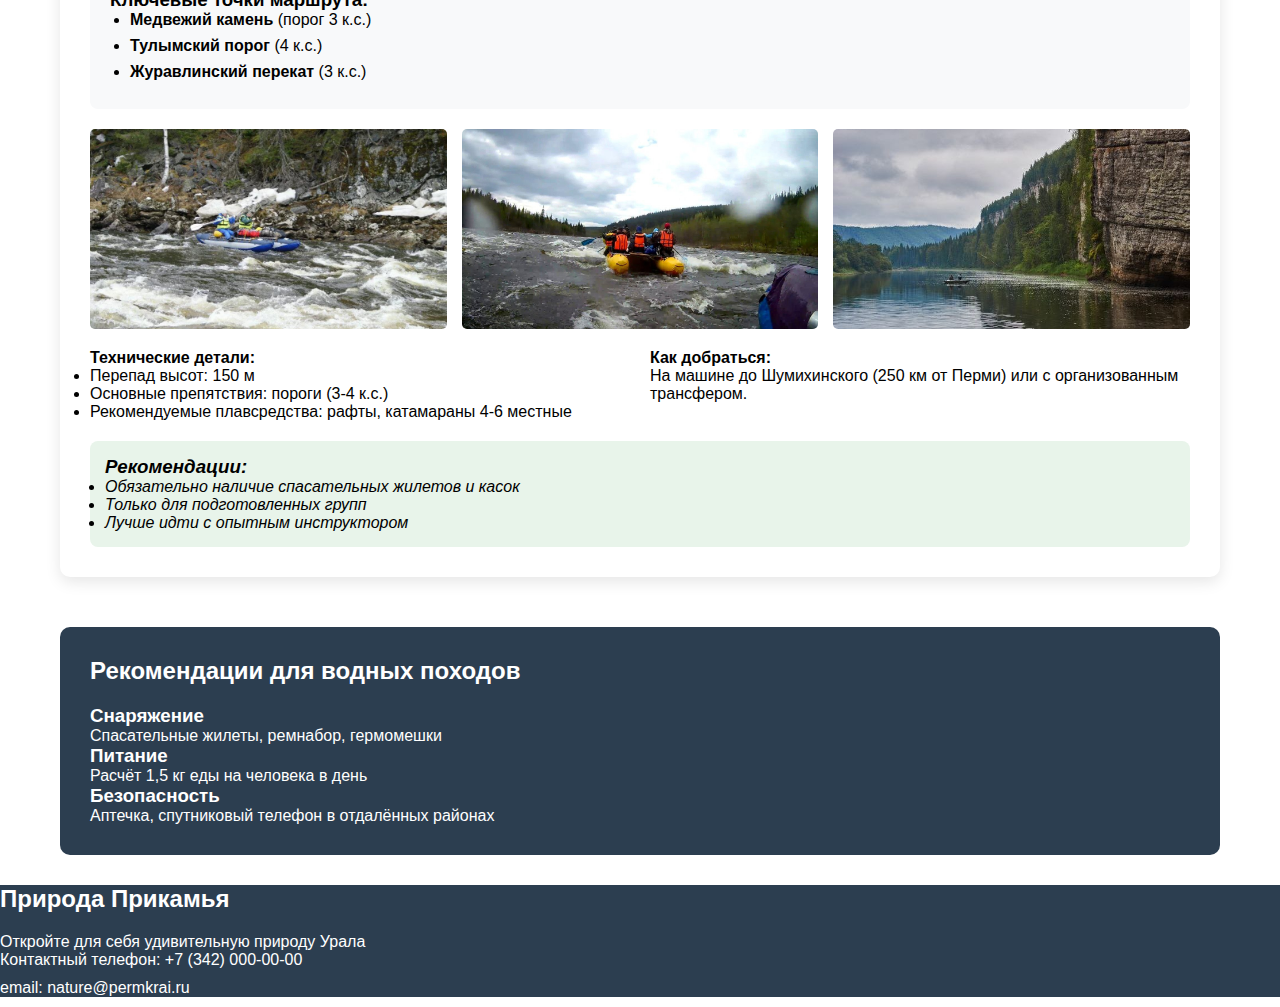
<file: water.html>
<!DOCTYPE html>
<html lang="ru">
<head>
    <meta charset="UTF-8">
    <meta name="viewport" content="width=device-width, initial-scale=1.0">
    <title>Водные маршруты Пермского края</title>
    <link rel="stylesheet" href="style.css">
	<link rel="manifest" href="/manifest.json">
	<meta name="theme-color" content="#2ecc71">
</head>
<body>
    <!-- Фиксированная шапка -->
    <header class="site-header">
        <div class="header-container">
            <div class="logo">
                <img src="img/лого.png" alt="Логотип Пермского края">
            </div>
            <button class="menu-toggle">☰</button>
            <nav class="header-nav">
                <a href="index.html" class="nav-button">Главная</a>
                <a href="hiking.html" class="nav-button">Пешие маршруты</a>
                <a href="water.html" class="nav-button active">Водные маршруты</a>
                <a href="rental.html" class="nav-button">Прокаты</a>
            </nav>
        </div>
    </header>

    <!-- Основное содержимое -->
    <main class="main-content">
        <div class="water-container">
            <!-- Заголовок страницы -->
            <section class="hiking-header">
                <h1>Популярные водные маршруты Пермского края</h1>
                <p class="subtitle">Сплавы по рекам Урала для туристов любого уровня подготовки</p>
            </section>

            <!-- Маршрут 1 -->
            <article class="route-card">
                <div class="route-image-container">
                    <img src="img/чусовая 1.jpg" class="route-main-image">
                    <div class="route-meta">
                        <span>📍 Маршрут: Староуткинск - Чусовой</span>
                        <span>📏 Протяжённость: 150 км</span>
                        <span>⚡ Сложность: средняя</span>
                    </div>
                </div>
                <div class="route-content">
                    <h2>Сплав по реке Чусовая (классический маршрут)</h2>
                    
                    <div class="route-description">
                        <p>Чусовая - историческая река Урала с сотней скал-бойцов, каждая из которых имеет свое название и легенду.</p>
                    </div>
                    
                    <div class="route-highlights">
                        <h3>Ключевые точки маршрута:</h3>
                        <ul>
                            <li><strong>Скала Дыроватый камень</strong> с огромной аркой</li>
                            <li><strong>Камень Омутной</strong> - самый опасный боец в прошлом</li>
                            <li><strong>Деревня Кашка</strong> с музеем истории сплава</li>
                            <li><strong>Скала Георгиевский камень</strong> высотой 80 метров</li>
                        </ul>
                    </div>

                    <div class="photo-gallery">
                        <img src="img/чусовая 2.jpg">
                        <img src="img/чусовая 3.jpg">
                        <img src="img/чусовая 4.jpg">
                    </div>

                    <div class="route-details">
                        <div class="details-grid">
                            <div class="detail-item">
                                <h4>Технические детали:</h4>
                                <ul>
                                    <li>Перепад высот: 70 м</li>
                                    <li>Основные препятствия: перекаты (1-2 к.с.)</li>
                                    <li>Рекомендуемые плавсредства: катамараны, байдарки, рафты</li>
                                </ul>
                            </div>
                            <div class="detail-item">
                                <h4>Как добраться:</h4>
                                <p>На машине до Староуткинска (120 км от Перми) или на электричке до станции "Илим", затем на такси.</p>
                            </div>
                        </div>
                        
                        <div class="route-tips">
                            <h3>Рекомендации:</h3>
                            <ul>
                                <li>Обязательно посетите музей в деревне Кашка</li>
                                <li>Лучшее время для сплава - июнь (высокая вода)</li>
                                <li>Возьмите рыболовные снасти - отличная рыбалка</li>
                            </ul>
                        </div>
                    </div>
                </div>
            </article>

            <!-- Маршрут 2 -->
            <article class="route-card">
                <div class="route-image-container">
                    <img src="img/вишера 1.jpg" class="route-main-image">
                    <div class="route-meta">
						<span>📍 Маршрут: Вая - Красновишерск</span>
                        <span>📏 Протяжённость: 120 км</span>
                        <span>⚡ Сложность: средняя</span>
                    </div>
                </div>
                <div class="route-content">
                    <h2>Сплав по реке Вишера (северный маршрут)</h2>
                    
                    <div class="route-description">
                        <p>Вишера - одна из красивейших рек Урала с кристально чистой водой.</p>
                    </div>
                    
                    <div class="route-highlights">
                        <h3>Ключевые точки маршрута:</h3>
                        <ul>
                            <li><strong>Гора Мунин-Тумп</strong> (высота 924 м)</li>
                            <li><strong>Писаный камень</strong> с древними рисунками</li>
                            <li><strong>Ветлан</strong> - 100-метровая скальная стена</li>
                            <li><strong>Заповедные кедровые леса</strong></li>
                        </ul>
                    </div>

                    <div class="photo-gallery">
                        <img src="img/вишера 2.jpg">
                        <img src="img/вишера 3.jpg">
                        <img src="img/вишера 4.jpg">
                    </div>

                    <div class="route-details">
                        <div class="details-grid">
                            <div class="detail-item">
                                <h4>Технические детали:</h4>
                                <ul>
                                    <li>Перепад высот: 120 м</li>
                                    <li>Основные препятствия: шиверы (2 к.с.)</li>
                                    <li>Рекомендуемые плавсредства: катамараны, байдарки</li>
                                </ul>
                            </div>
                            <div class="detail-item">
                                <h4>Как добраться:</h4>
                                <p>На машине до посёлка Вая (500 км от Перми) или с организованной доставкой от турфирм.</p>
                            </div>
                        </div>
                        
                        <div class="route-tips">
                            <h3>Рекомендации:</h3>
                            <ul>
                                <li>Оформите пропуск в заповедник заранее</li>
                                <li>Возьмите тёплую одежду - ночи холодные даже летом</li>
                                <li>Идеально для любителей рыбалки (таймень, хариус)</li>
                            </ul>
                        </div>
                    </div>
                </div>
            </article>

            <!-- Маршрут 3 -->
            <article class="route-card">
                <div class="route-image-container">
                    <img src="img/косьва 1.jpg" class="route-main-image">
                    <div class="route-meta">
						<span>📍 Маршрут: Шумихинский - Пашийский</span>
                        <span>📏 Протяжённость: 60 км</span>
                        <span>⚡ Сложность: высокая</span>
                    </div>
                </div>
                <div class="route-content">
                    <h2>Сплав по реке Косьва (экстремальный маршрут)</h2>
                    
                    <div class="route-description">
                        <p>Косьва - одна из самых сложных рек Пермского края с мощными порогами.</p>
                    </div>
                    
                    <div class="route-highlights">
                        <h3>Ключевые точки маршрута:</h3>
                        <ul>
                            <li><strong>Медвежий камень</strong> (порог 3 к.с.)</li>
                            <li><strong>Тулымский порог</strong> (4 к.с.)</li>
                            <li><strong>Журавлинский перекат</strong> (3 к.с.)</li>
                        </ul>
                    </div>

                    <div class="photo-gallery">
                        <img src="img/косьва 2.jpg">
                        <img src="img/косьва 3.jpg">
                        <img src="img/косьва 4.jpg">
                    </div>

                    <div class="route-details">
                        <div class="details-grid">
                            <div class="detail-item">
                                <h4>Технические детали:</h4>
                                <ul>
                                    <li>Перепад высот: 150 м</li>
                                    <li>Основные препятствия: пороги (3-4 к.с.)</li>
                                    <li>Рекомендуемые плавсредства: рафты, катамараны 4-6 местные</li>
                                </ul>
                            </div>
                            <div class="detail-item">
                                <h4>Как добраться:</h4>
                                <p>На машине до Шумихинского (250 км от Перми) или с организованным трансфером.</p>
                            </div>
                        </div>
                        
                        <div class="route-tips">
                            <h3>Рекомендации:</h3>
                            <ul>
                                <li>Обязательно наличие спасательных жилетов и касок</li>
                                <li>Только для подготовленных групп</li>
                                <li>Лучше идти с опытным инструктором</li>
                            </ul>
                        </div>
                    </div>
                </div>
            </article>

            <!-- Рекомендации -->
            <section class="recommendations">
                <h2>Рекомендации для водных походов</h2>
                <div class="recommendation-grid">
                    <div class="recommendation-item">
                        <i class="icon equipment"></i>
                        <h3>Снаряжение</h3>
                        <p>Спасательные жилеты, ремнабор, гермомешки</p>
                    </div>
                    <div class="recommendation-item">
                        <i class="icon food"></i>
                        <h3>Питание</h3>
                        <p>Расчёт 1,5 кг еды на человека в день</p>
                    </div>
                    <div class="recommendation-item">
                        <i class="icon safety"></i>
                        <h3>Безопасность</h3>
                        <p>Аптечка, спутниковый телефон в отдалённых районах</p>
                    </div>
                </div>
            </section>
        </div>
    </main>

    <!-- Подвал -->
    <footer class="site-footer">
        <div class="footer-container">
            <div class="footer-info">
                <h3>Природа Прикамья</h3>
                <p>Откройте для себя удивительную природу Урала</p>
                <div class="footer-contacts">
                    <p>Контактный телефон: +7 (342) 000-00-00</p>
                    <p>email: nature@permkrai.ru</p>
                </div>
            </div>
        </div>
    </footer>

	<script>
    // Регистрация Service Worker
    if ('serviceWorker' in navigator) {
      window.addEventListener('load', function() {
        navigator.serviceWorker.register('/sv.js')
          .then(function(registration) {
            console.log('ServiceWorker зарегистрирован:', registration.scope);
          })
          .catch(function(err) {
            console.log('Ошибка регистрации ServiceWorker:', err);
          });
      });
    }

    document.querySelector('.menu-toggle')?.addEventListener('click', function() {
      document.querySelector('.header-nav').classList.toggle('active');
    });
	</script>
</body>
</html>
</file>
<file: style.css>
/* Общие стили */
* {
    margin: 0;
    padding: 0;
    box-sizing: border-box;
    font-family: 'Arial', sans-serif;
}

/* Фиксированная шапка (как в предыдущем примере) */
.site-header {
    position: fixed;
    top: 0;
    left: 0;
    width: 100%;
    background: linear-gradient(135deg, rgba(75,166,84), rgba(48,117,80));
    color: white;
    padding: 15px 0;
    box-shadow: 0 2px 10px rgba(0, 0, 0, 0.2);
    z-index: 1000;
}

.header-container {
    display: flex;
    justify-content: space-between;
    align-items: center;
    max-width: 1200px;
    margin: 0 auto;
    padding: 0 20px;
}

.logo img {
    height: 50px;
    width: auto;
}

.header-nav {
    display: flex;
    gap: 15px;
}

.nav-button {
    color: white;
    text-decoration: none;
    padding: 10px 20px;
    border-radius: 5px;
    font-weight: 500;
    transition: all 0.3s ease;
    background-color: rgba(255, 255, 255, 0.1);
}

/* Основное содержимое */
.main-content {
    margin-top: 65px;
}

/* Секция с затемнённым фоном */
.hero-section {
    position: relative;
    height: 80vh; /* 80% высоты экрана */
    background: 
        linear-gradient(to right, rgba(0,0,0,0), rgba(0,0,0,0.9)),
        url('img/картинка основная.jpg') no-repeat center center;
    background-size: cover;
    display: flex;
    align-items: center;
    justify-content: flex-end; /* Текст справа */
    padding: 0 5%;
}

/* Текст на фоне */
.hero-text {
    width: 45%;
    color: white;
    text-align: right;
}

.hero-text h1 {
    font-size: 2.5rem;
    margin-bottom: 20px;
    text-shadow: 1px 1px 3px rgba(0,0,0,0.5);
}

.hero-text p {
    font-size: 1.1rem;
    line-height: 1.6;
    margin-bottom: 30px;
}

/* Кнопка призыва к действию */
.cta-button {
    background-color: rgba(48, 117, 55);
    color: white;
    border: none;
    padding: 12px 30px;
    font-size: 1rem;
    border-radius: 5px;
    cursor: pointer;
    transition: all 0.3s ease;
	display: inline-block;
    text-decoration: none; 
    text-align: center;
}

.cta-button::after {
    content: " ↗";
    font-size: 0.9em;
}

.cta-button:hover {
    background-color: #2980b9;
    transform: translateY(-2px);
}

.regular-content {
    max-width: 1200px;
    margin: 50px auto;
    padding: 0 20px;
}

.nav-button:hover {
    background-color: rgba(255, 255, 255, 0.2);
}

.nav-button.active {
    background-color: rgba(255, 255, 255, 0.3);
    font-weight: bold;
}

/* Стили для страницы пеших маршрутов */
.hiking-container {
	max-width: 1200px;
	margin: 30px auto;
	padding: 0 20px;
}

.hiking-header {
	text-align: center;
	margin-bottom: 100px;
}

.hiking-header h1 {
	color: #2c3e50;
	font-size: 2.5rem;
	margin-bottom: 20px;
}

.hiking-header p {
	color: #34495e;
	font-size: 1.2rem;
	line-height: 1.6;
}

.route-card {
	background: white;
	border-radius: 10px;
	box-shadow: 0 5px 15px rgba(0,0,0,0.1);
	padding: 0;
	margin-bottom: 50px;
	overflow: hidden;
}

.route-content {
	padding: 30px;
}

.route-image {
	width: 100%;
	height: 400px;
	object-fit: cover;
	display: block;
}

.image-placeholder {
	width: 1150px;
	height: 420px;
	display: flex;
	align-items: center;
	justify-content: center;
	color: #777;
	font-size: 1.2rem;
}

.route-title {
	color: #2c3e50;
	font-size: 1.8rem;
	margin-bottom: 15px;
}

.route-meta {
	display: flex;
	flex-wrap: wrap;
	gap: 20px;
	margin-bottom: 20px;
	color: #4ba654;
	font-weight: bold;
}

.route-description {
	color: #34495e;
	line-height: 1.7;
	margin-bottom: 20px;
}

.route-highlights {
	background: #f8f9fa;
	padding: 20px;
	border-radius: 8px;
	margin: 20px 0;
}

.route-highlights ul {
	padding-left: 20px;
}

.route-highlights li {
	margin-bottom: 8px;
}

.route-tips {
	font-style: italic;
	background: #e8f4ea;
	padding: 15px;
	border-radius: 8px;
	margin-top: 20px;
}

.recommendations {
	background: #2c3e50;
	color: white;
	padding: 30px;
	border-radius: 10px;
	margin-top: 50px;
}

.recommendations h2 {
	margin-bottom: 20px;
}

.recommendations ul {
	list-style-type: none;
}

.recommendations li {
	margin-bottom: 10px;
	position: relative;
	padding-left: 25px;
}

.recommendations li:before {
	content: "✓";
	color: #4ba654;
	position: absolute;
	left: 0;
}

.photo-gallery {
	display: grid;
	grid-template-columns: repeat(3, 1fr);
	gap: 15px;
	margin: 20px 0;
	max-width: 100%
}

.gallery-item {
	height: 200px;
	background: #f0f0f0;
	display: flex;
	align-items: center;
	justify-content: center;
	color: #777;
	border-radius: 5px;
	overflow: hidden;
}

@media (max-width: 768px) {
	.route-meta {
		flex-direction: column;
		gap: 10px;
	}
	
	.photo-gallery {
		grid-template-columns: repeat(2, 1fr);
	}
	
	.route-image,
	.image-placeholder {
		height: 300px;
	}
}

@media (max-width: 480px) {
	.photo-gallery {
		grid-template-columns: 1fr;
	}
}

/* Стили для водных маршрутов */
.water-container {
    max-width: 1200px;
    margin: 30px auto;
    padding: 0 20px;
}

/* Стили для карточек водных маршрутов */
.route-card.water {
    border-left: 5px solid #3498db;
}

.route-meta .meta-item {
    background-color: rgba(52, 152, 219, 0.2);
    padding: 5px 10px;
    border-radius: 15px;
}

.details-grid {
    display: grid;
    grid-template-columns: 1fr 1fr;
    gap: 20px;
    margin: 20px 0;
}

@media (max-width: 768px) {
    .details-grid {
        grid-template-columns: 1fr;
    }
}

/* Галерея фотографий */
.photo-gallery {
    display: grid;
    grid-template-columns: repeat(3, 1fr);
    gap: 15px;
    margin: 20px 0;
}

.photo-gallery img {
    width: 100%;
    height: 200px;
    object-fit: cover;
    border-radius: 5px;
    transition: transform 0.3s ease;
}

.photo-gallery img:hover {
    transform: scale(1.03);
}

/* Рекомендации */
.recommendations.water {
    background: linear-gradient(135deg, #3498db, #2c3e50);
}

/* Добавляем стили для главных изображений маршрутов */
.route-main-image {
	width: 100%;
	height: 400px;
	object-fit: cover;
	display: block;
	margin: 0 auto;
}

.route-image-container {
	position: relative;
	width: 100%;
	overflow: hidden;
}

.route-meta {
	position: absolute;
	bottom: 0;
	left: 0;
	right: 0;
	background: rgba(0,0,0,0.6);
	color: white;
	padding: 15px;
	display: flex;
	flex-wrap: wrap;
	gap: 20px;
}

.route-meta span {
	display: flex;
	align-items: center;
	gap: 10px;
}

/* Стили для блока преимуществ */
.advantages-section {
    background-color: #f8f9fa;
    padding: 60px 0;
    margin-top: 50px;
}

.advantages-container {
    max-width: 1200px;
    margin: 0 auto;
    padding: 0 20px;
}

.advantages-section h2 {
    text-align: center;
    color: #2c3e50;
    font-size: 2.2rem;
    margin-bottom: 15px;
}

.advantages-subtitle {
    text-align: center;
    color: #4ba654;
    font-size: 1.2rem;
    margin-bottom: 40px;
    max-width: 800px;
    margin-left: auto;
    margin-right: auto;
}

.advantages-grid {
    display: grid;
    grid-template-columns: repeat(auto-fit, minmax(300px, 1fr));
    gap: 30px;
    margin: 40px 0;
}

.advantage-card {
    background: white;
    padding: 25px;
    border-radius: 10px;
    box-shadow: 0 5px 15px rgba(0,0,0,0.05);
    transition: transform 0.3s ease;
}

.advantage-card:hover {
    transform: translateY(-5px);
}

.advantage-icon {
    font-size: 2.5rem;
    margin-bottom: 15px;
}

.advantage-card h3 {
    color: #2c3e50;
    margin-bottom: 15px;
    font-size: 1.3rem;
}

.advantages-summary {
    background: white;
    padding: 30px;
    border-radius: 10px;
    max-width: 800px;
    margin: 0 auto;
    box-shadow: 0 5px 15px rgba(0,0,0,0.05);
}

.advantages-summary h3 {
    color: #2c3e50;
    text-align: center;
    margin-bottom: 20px;
    font-size: 1.5rem;
}

.advantages-summary ul {
    padding-left: 20px;
    margin-bottom: 20px;
}

.advantages-summary li {
    margin-bottom: 10px;
    font-size: 1.1rem;
}

.advantages-conclusion {
    text-align: center;
    font-size: 1.2rem;
    color: #4ba654;
    font-weight: 500;
    margin-top: 20px;
}

@media (max-width: 768px) {
    .advantages-grid {
        grid-template-columns: 1fr;
    }
    
    .advantage-card {
        padding: 20px;
    }
}

/* Стили для страницы проката */
.rental-container {
	max-width: 1200px;
	margin: 30px auto;
	padding: 0 20px;
	animation: fadeIn 0.6s ease-out forwards;
}

@keyframes fadeIn {
	from { opacity: 0; transform: translateY(20px); }
	to { opacity: 1; transform: translateY(0); }
}

.page-header {
	text-align: center;
	margin-bottom: 80px;
}

.page-header h1 {
	color: #2c3e50;
	font-size: 2.5rem;
	margin-bottom: 15px;
}

.page-header .subtitle {
	color: #27ae60;
	font-size: 1.2rem;
}

.rental-section {
	margin-bottom: 50px;
}

.rental-section h2 {
	color: #2c3e50;
	font-size: 1.8rem;
	margin-bottom: 20px;
	padding-bottom: 10px;
	border-bottom: 2px solid #27ae60;
}

.rental-card {
	background: white;
	border-radius: 10px;
	box-shadow: 0 5px 15px rgba(0,0,0,0.1);
	margin-bottom: 30px;
	overflow: hidden;
	border-left: 5px solid #27ae60;
}

.rental-card-header {
	background: #2ecc71;
	color: white;
	padding: 15px 20px;
}

.rental-card-header h3 {
	margin: 0;
	font-size: 1.5rem;
}

.rental-card-content {
	padding: 20px;
	display: grid;
	grid-template-columns: 1fr 2fr;
	gap: 20px;
}

.rental-image1 {
	width: 100%;
	height: 330px;
	object-fit: cover;
	border-radius: 5px;
}
.rental-image2 {
	width: 100%;
	height: 170px;
	object-fit: cover;
	border-radius: 5px;
}

.rental-info {
	display: flex;
	flex-direction: column;
	gap: 15px;
}

.rental-meta {
	display: flex;
	flex-wrap: wrap;
	gap: 15px;
	margin-bottom: 10px;
}

.meta-item {
	display: flex;
	align-items: center;
	gap: 5px;
	background-color: rgba(46, 204, 113, 0.1);
	padding: 5px 10px;
	border-radius: 15px;
	color: #27ae60;
	font-weight: 500;
}

.rental-features h4 {
	margin-bottom: 10px;
	color: #2c3e50;
}

.rental-features ul {
	padding-left: 20px;
}

.rental-features li {
	margin-bottom: 8px;
}

.rules-section {
	background: #f8f9fa;
	padding: 30px;
	border-radius: 10px;
	margin-top: 50px;
}

.rules-section h2 {
	color: #2c3e50;
	margin-bottom: 20px;
}

.rules-grid {
	display: grid;
	grid-template-columns: repeat(3, 1fr);
	gap: 20px;
}

.rules-item {
	background: white;
	padding: 20px;
	border-radius: 8px;
	box-shadow: 0 3px 10px rgba(0,0,0,0.05);
}

.rules-item h3 {
	color: #27ae60;
	margin-bottom: 15px;
}

@media (max-width: 768px) {
	.rental-card-content {
		grid-template-columns: 1fr;
	}
	
	.rules-grid {
		grid-template-columns: 1fr;
	}
}

/* Основное содержимое */
.main-content {
    margin-top: 80px; 
    padding-top: 20px; 
}

/* Заголовок страницы */
.hiking-header {
    margin-bottom: 40px;
    padding-top: 20px; 
}

/* Стили для формы обратной связи в подвале */
.footer-contact-form {
    background: rgba(255, 255, 255, 0.1);
    padding: 30px;
    border-radius: 10px;
    margin-top: 40px;
    max-width: 600px;
    margin-left: auto;
    margin-right: auto;
}

.footer-contact-form h3 {
    color: white;
    text-align: center;
    margin-bottom: 20px;
    font-size: 1.5rem;
}

.contact-form {
    display: flex;
    flex-direction: column;
    gap: 20px;
}

.form-group {
    width: 100%;
}

.contact-form input,
.contact-form textarea {
    width: 100%;
    padding: 12px 15px;
    border: 1px solid rgba(255, 255, 255, 0.3);
    background: rgba(255, 255, 255, 0.1);
    border-radius: 5px;
    color: white;
    font-size: 1rem;
    transition: all 0.3s ease;
}

.contact-form input::placeholder,
.contact-form textarea::placeholder {
    color: rgba(255, 255, 255, 0.7);
}

.contact-form input:focus,
.contact-form textarea:focus {
    outline: none;
    border-color: #4ba654;
    background: rgba(255, 255, 255, 0.2);
}

.submit-btn {
    background: #4ba654;
    color: white;
    border: none;
    padding: 12px 25px;
    font-size: 1rem;
    border-radius: 5px;
    cursor: pointer;
    transition: all 0.3s ease;
    width: 100%;
    font-weight: 500;
}

.submit-btn:hover {
    background: #3e8c47;
    transform: translateY(-2px);
}

/* Адаптивность формы */
@media (max-width: 768px) {
    .footer-contact-form {
        padding: 20px;
    }
    
    .contact-form {
        gap: 15px;
    }
}

/* Дополнительные стили для подвала */
.footer-content {
    display: grid;
    grid-template-columns: 1fr 1fr;
    gap: 40px;
    margin-bottom: 40px;
}

.footer-info {
    color: white;
	
}

.footer-info h3 {
    font-size: 1.5rem;
    margin-bottom: 20px;
}

.footer-contacts p {
    margin-bottom: 10px;
    display: flex;
    align-items: center;
    gap: 10px;
}

.footer-bottom {
    display: flex;
    justify-content: space-between;
    align-items: center;
    padding-top: 20px;
    border-top: 1px solid rgba(255, 255, 255, 0.1);
    color: rgba(255, 255, 255, 0.7);
    font-size: 0.9rem;
}

.footer-social {
    display: flex;
    gap: 15px;
}

.footer-social a {
    color: white;
    font-size: 1.2rem;
    transition: opacity 0.3s ease;
}

.footer-social a:hover {
    opacity: 0.8;
}

@media (max-width: 768px) {
    .footer-content {
        grid-template-columns: 1fr;
    }
    
    .footer-bottom {
        flex-direction: column;
        gap: 15px;
        text-align: center;
    }
}

.site-footer {
    background: #2c3e50; /* Темный фон подвала */
    color: white; /* Белый текст */
}
</file>
